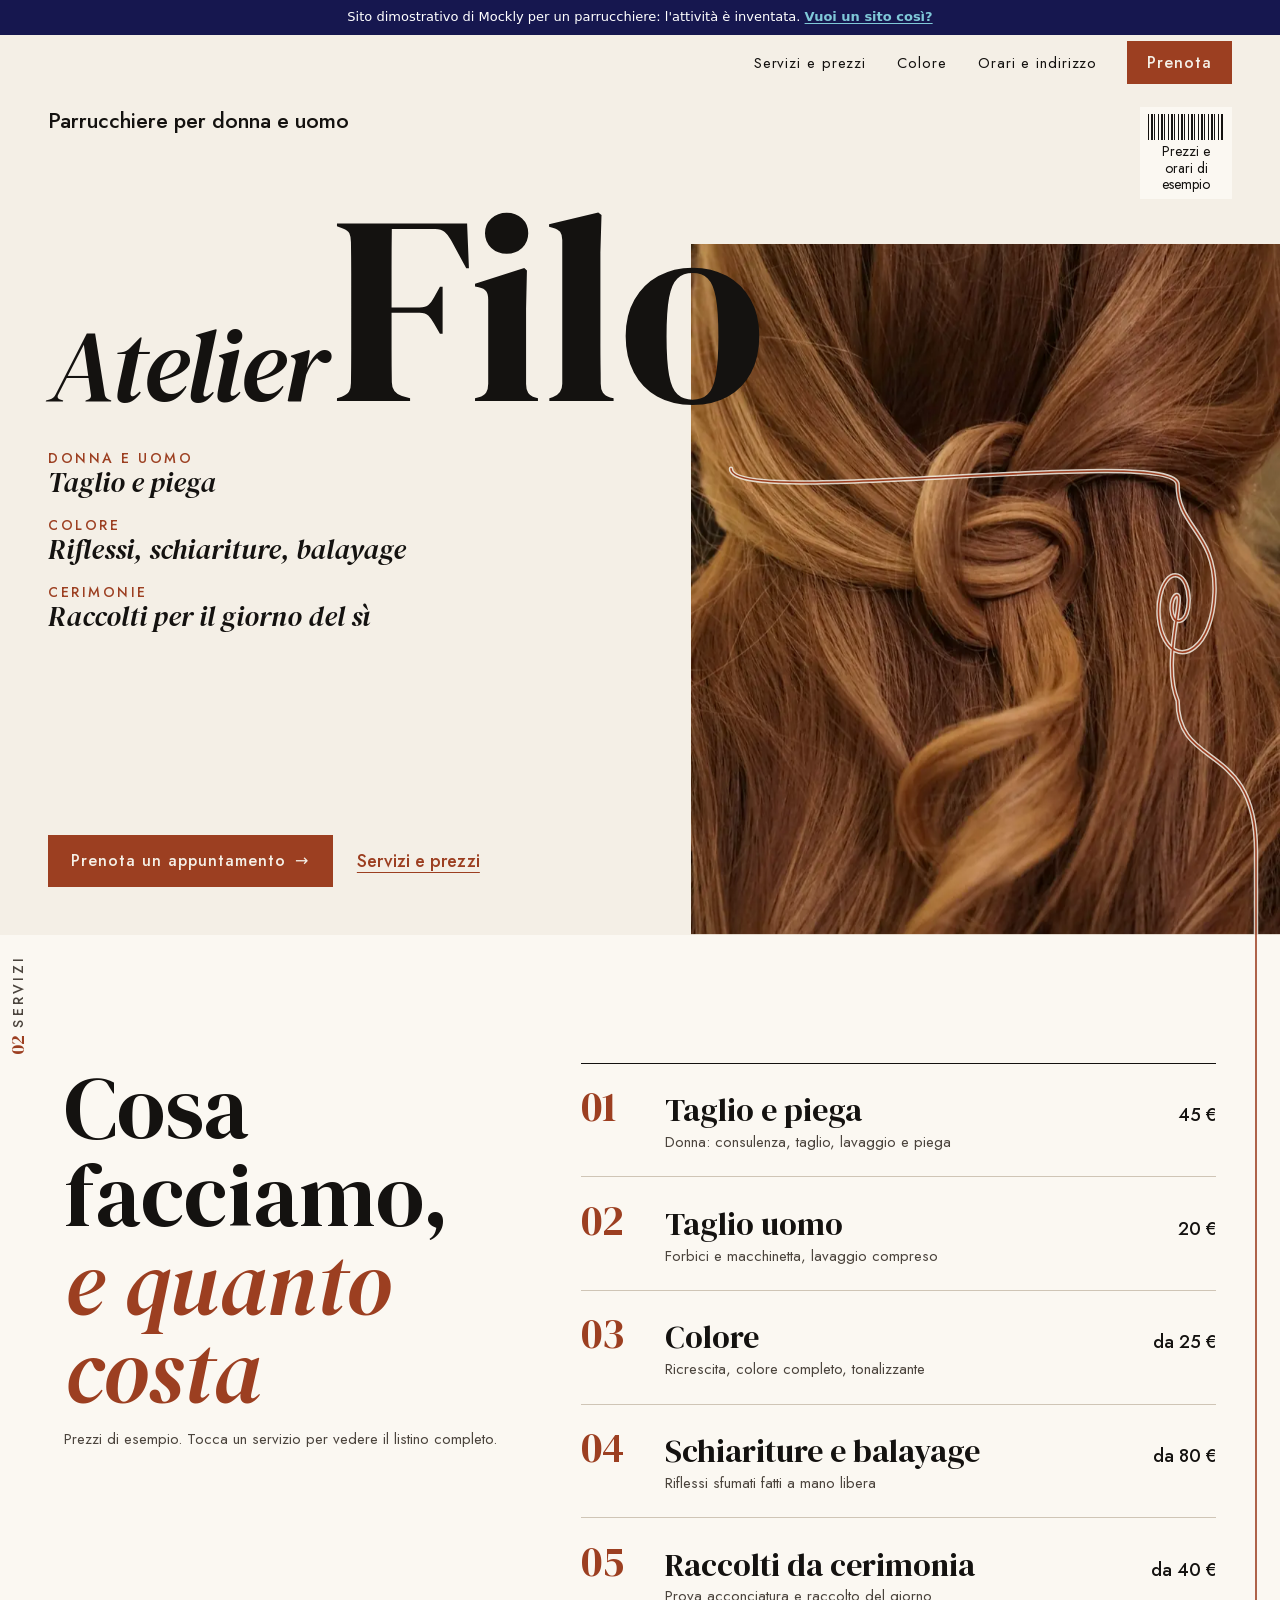
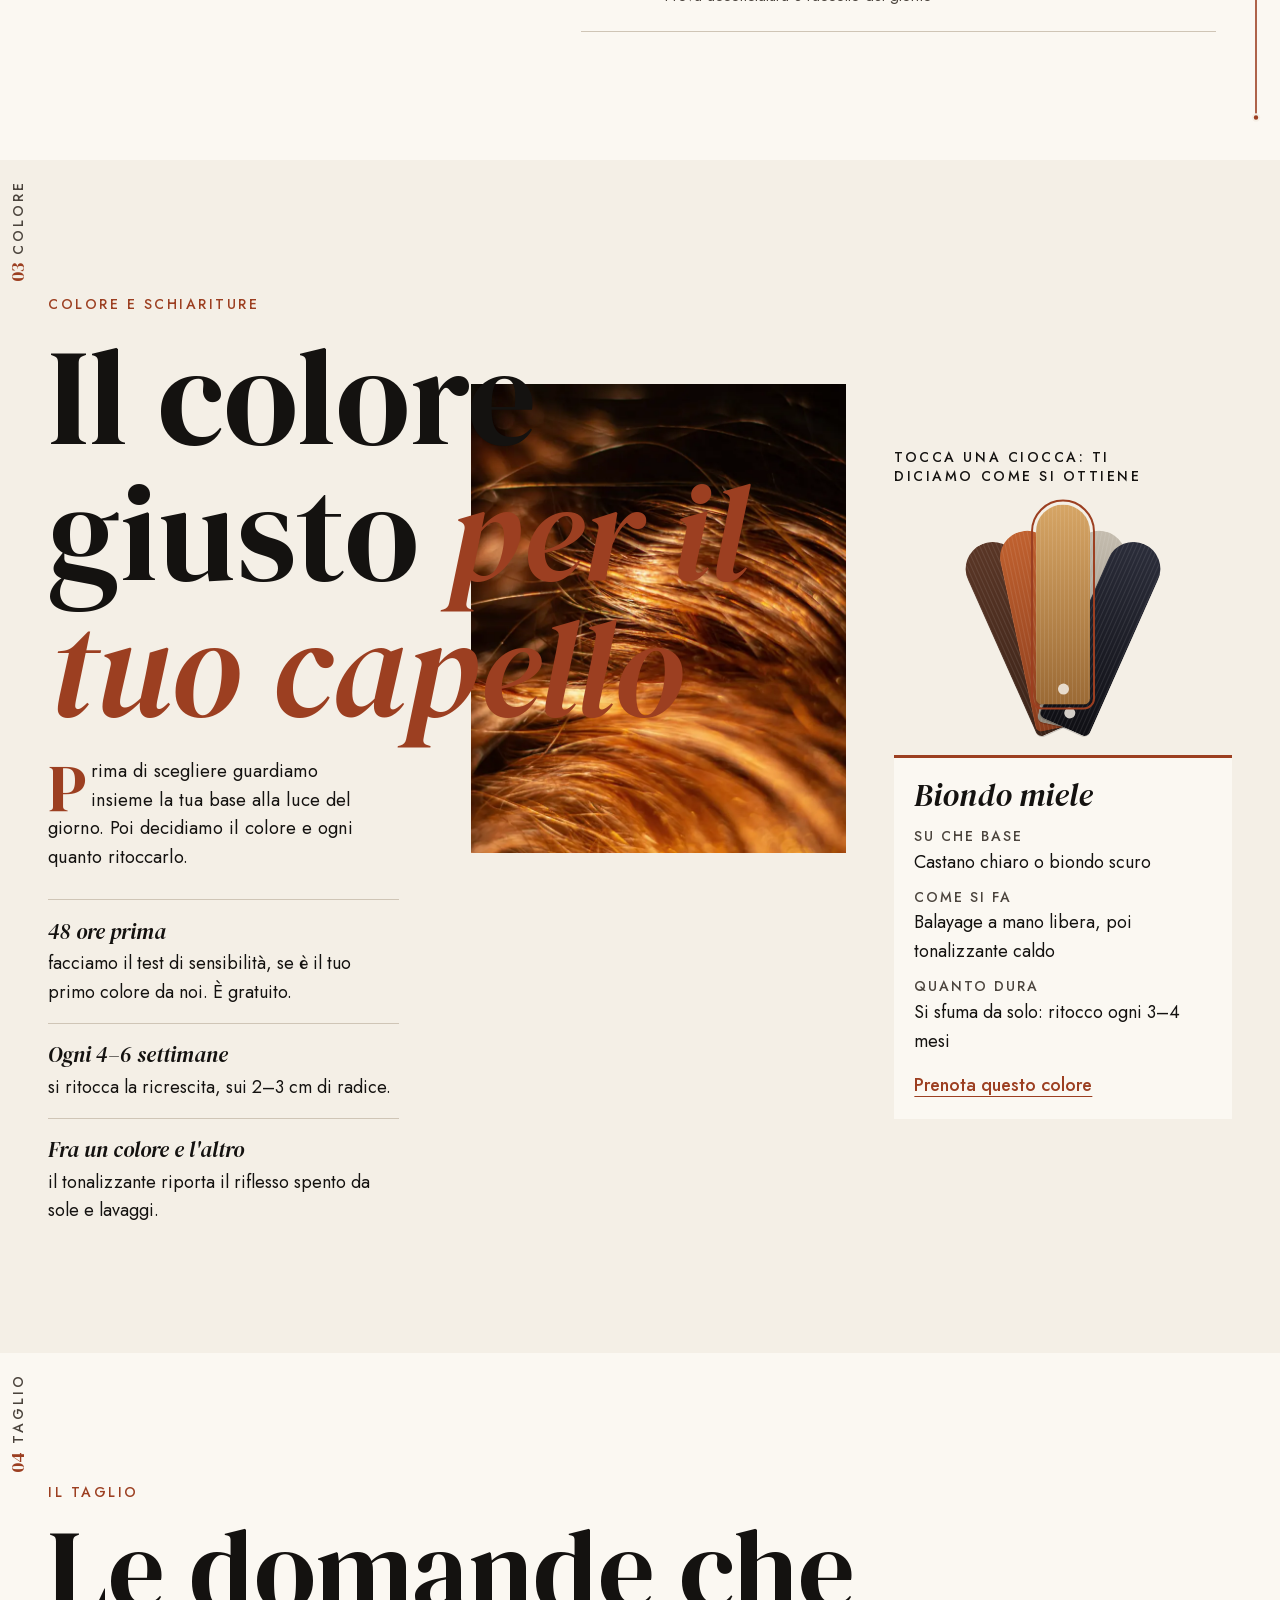
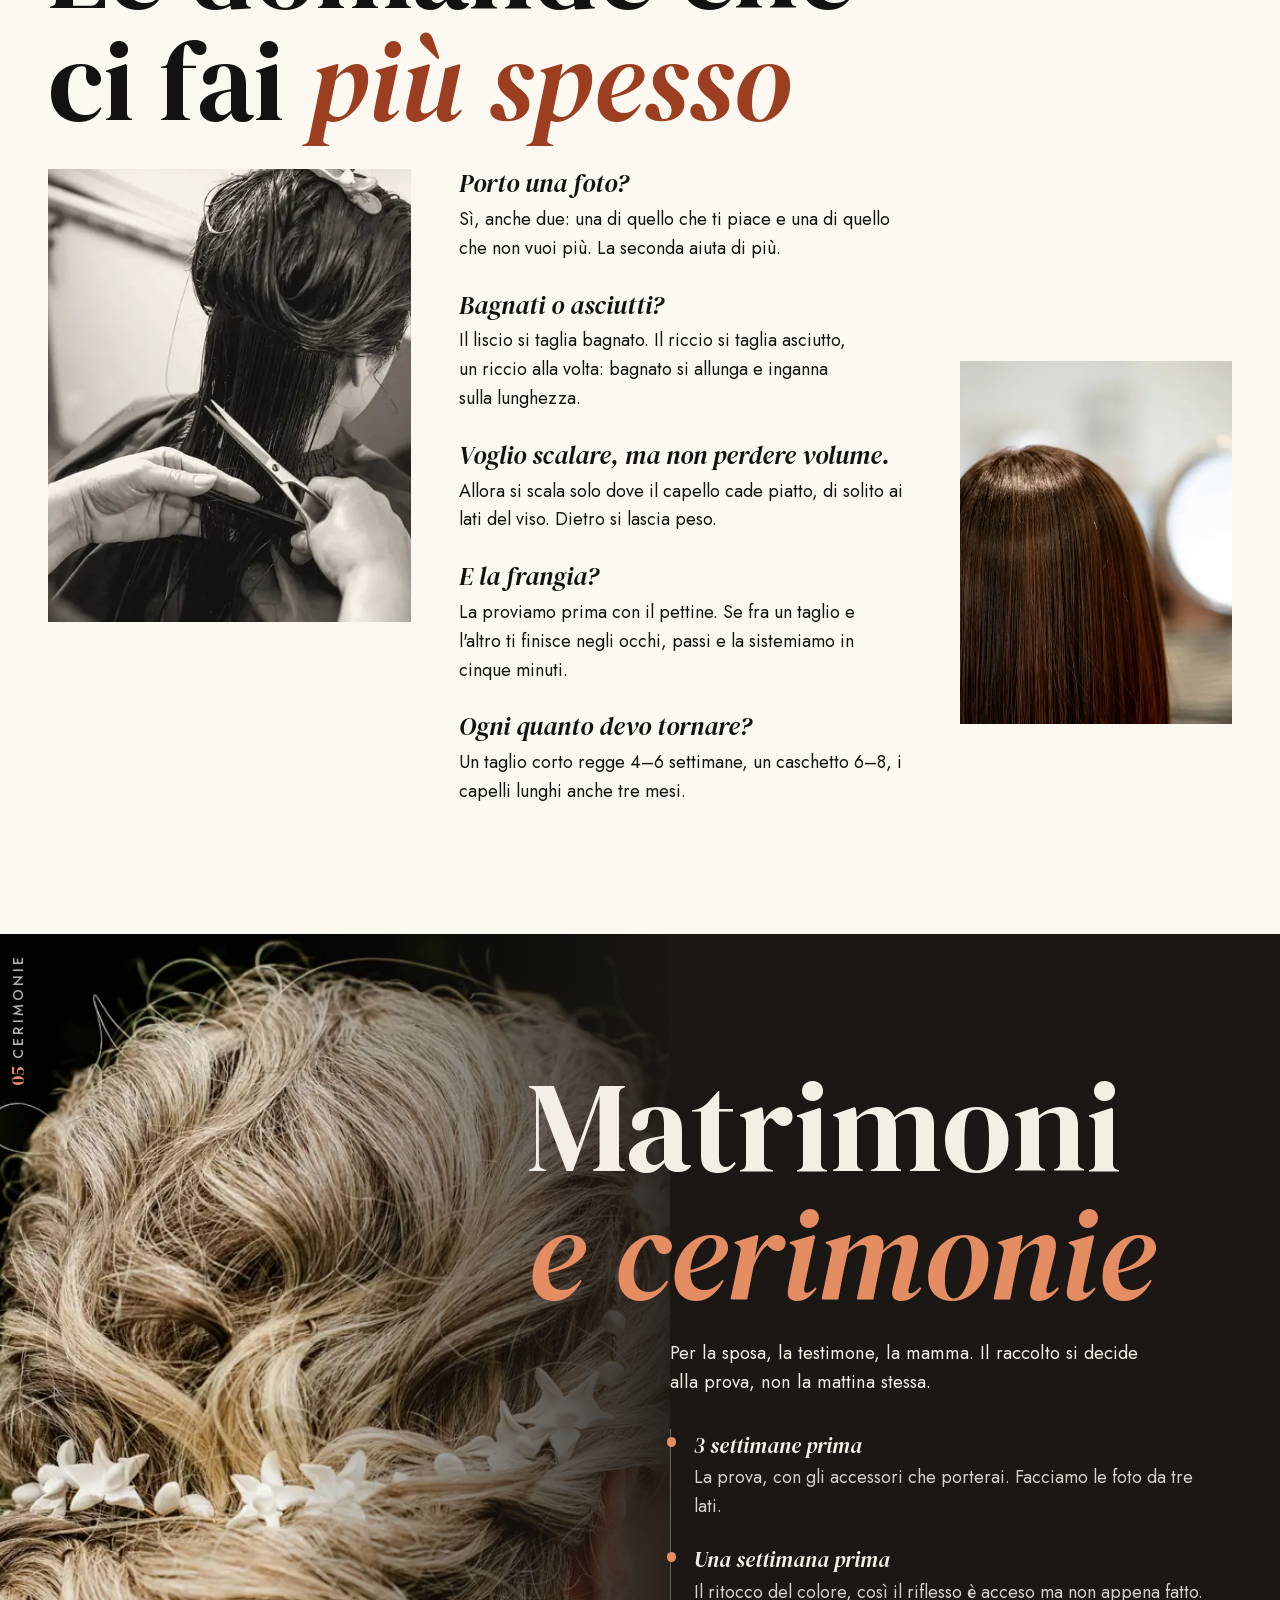
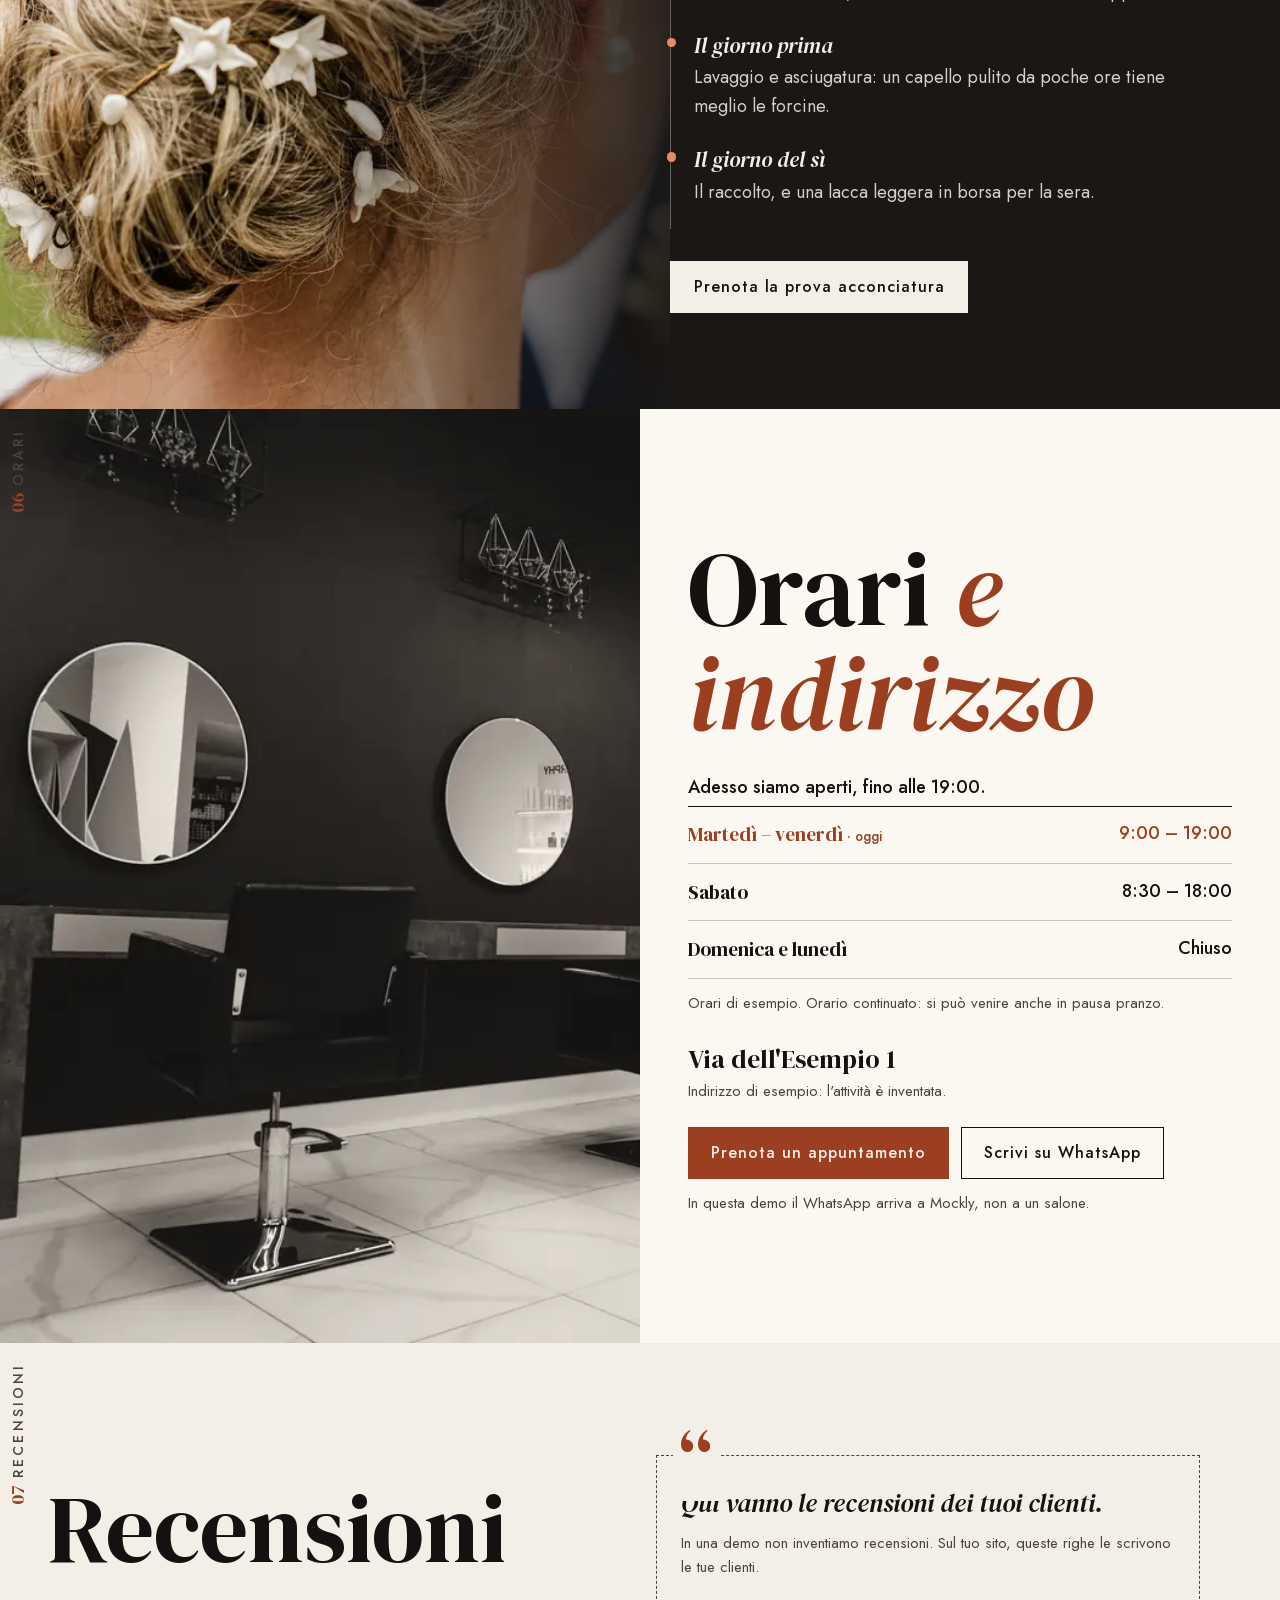
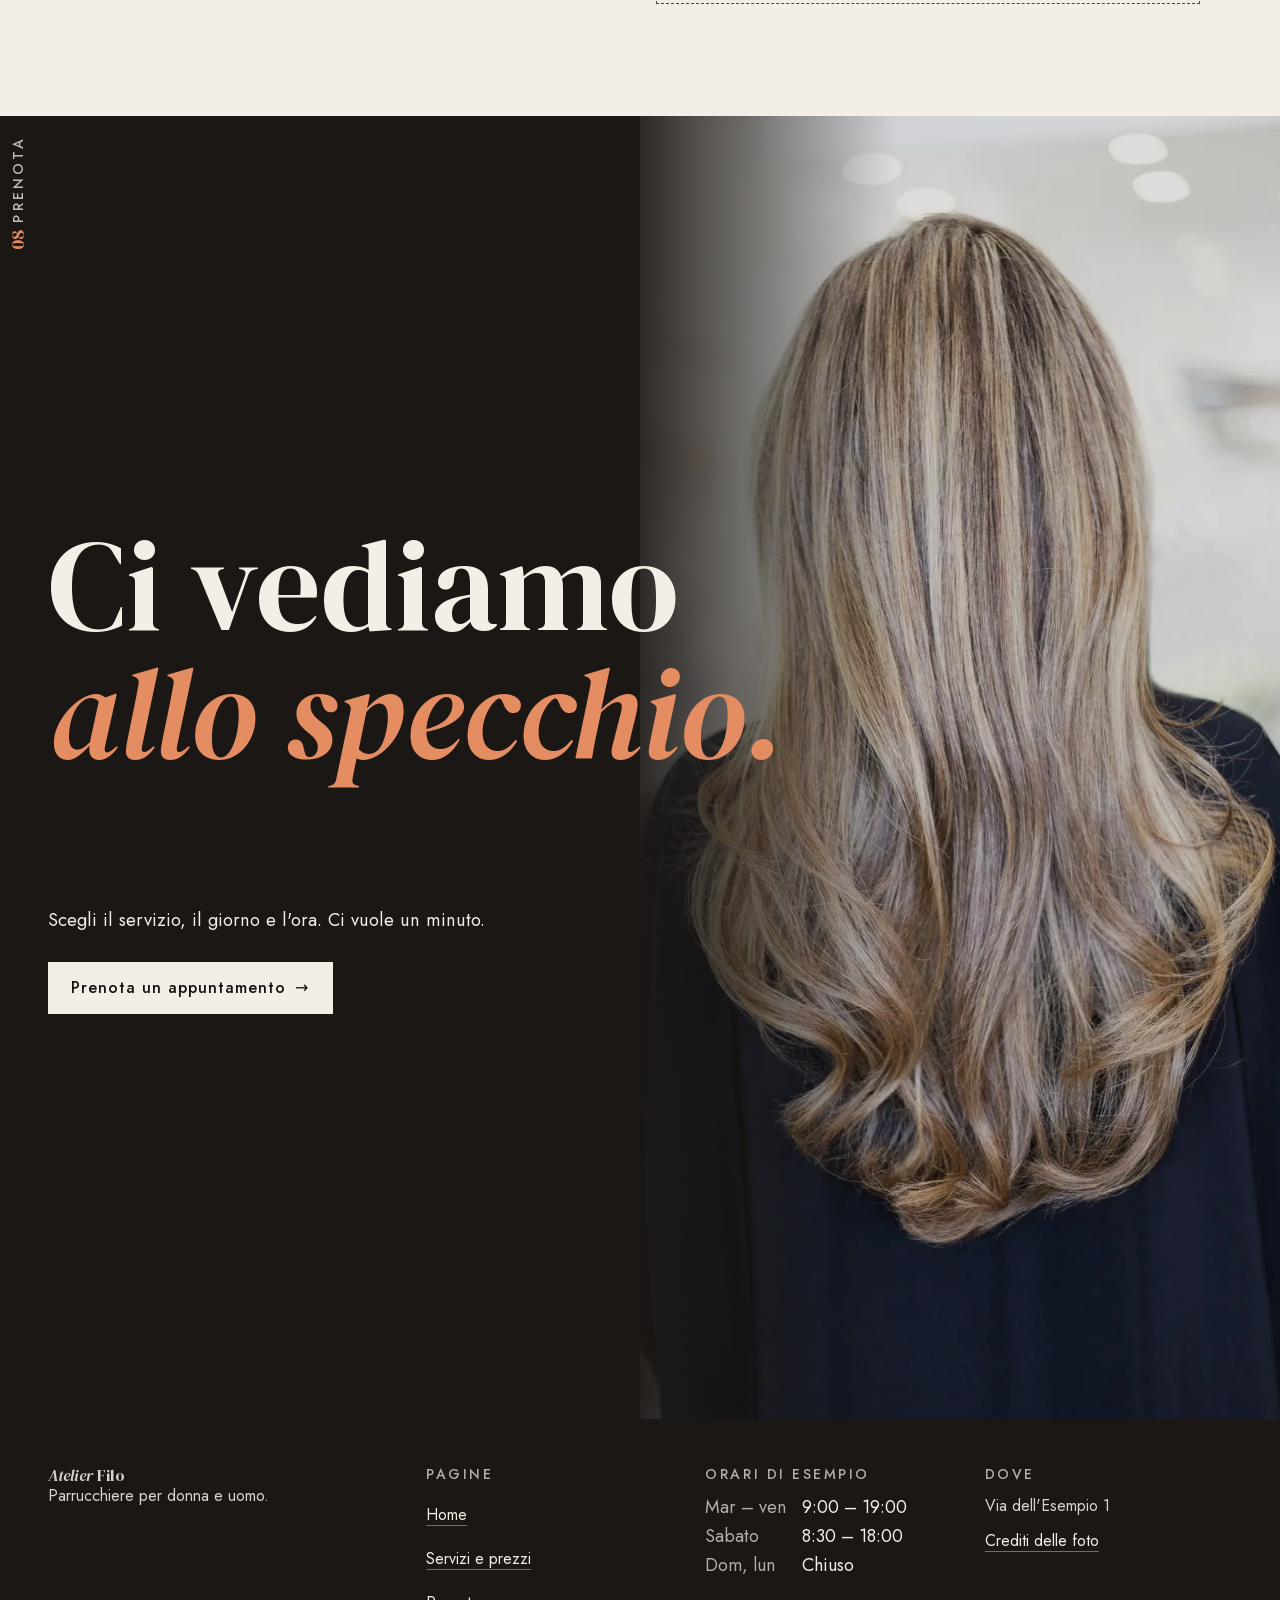
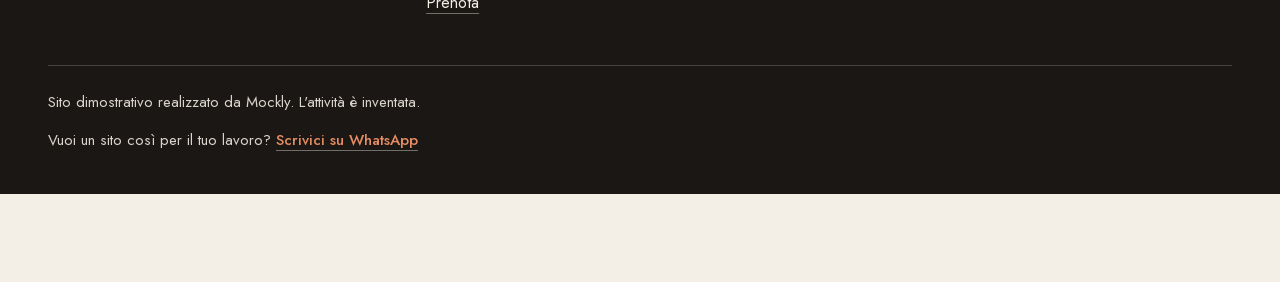
<file: index.html>
<!doctype html>
<html lang="it">
<head>
  <meta charset="utf-8">
  <meta name="viewport" content="width=device-width, initial-scale=1, viewport-fit=cover">
  <title>Atelier Filo — Parrucchiere per donna e uomo (sito dimostrativo)</title>
  <meta name="description" content="Atelier Filo, parrucchiere per donna e uomo: taglio, colore, balayage e raccolti da cerimonia. Prezzi e prenotazione in tre passi. Sito dimostrativo di Mockly: l'attività è inventata.">
  <meta name="theme-color" content="#f4efe6">
  <meta property="og:type" content="website">
  <meta property="og:locale" content="it_IT">
  <meta property="og:site_name" content="Atelier Filo (demo Mockly)">
  <meta property="og:title" content="Atelier Filo — Parrucchiere per donna e uomo (sito dimostrativo)">
  <meta property="og:description" content="Atelier Filo, parrucchiere per donna e uomo: taglio, colore, balayage e raccolti da cerimonia. Prezzi e prenotazione in tre passi. Sito dimostrativo di Mockly: l'attività è inventata.">
  <meta property="og:image" content="https://mockly-website.github.io/Atelier-Filo/assets/img/anteprima-social.jpg">
  <meta property="og:image:width" content="1200">
  <meta property="og:image:height" content="630">
  <meta property="og:image:alt" content="Atelier Filo, parrucchiere: la scritta del salone accanto a una treccia ramata">
  <meta name="twitter:card" content="summary_large_image">
  <link rel="icon" href="assets/img/favicon.svg" type="image/svg+xml">
  <link rel="icon" href="assets/img/favicon-32.png" type="image/png" sizes="32x32">
  <link rel="apple-touch-icon" href="assets/img/apple-touch-icon.png">
  <link rel="manifest" href="site.webmanifest">
  <link rel="preload" href="assets/fonts/dm-serif-display-normal.woff2" as="font" type="font/woff2" crossorigin>
  <link rel="preload" as="image" href="assets/img/copertina-800.webp" imagesrcset="assets/img/copertina-480.webp 480w, assets/img/copertina-800.webp 800w, assets/img/copertina-1200.webp 1200w, assets/img/copertina-1600.webp 1600w" imagesizes="(min-width: 64em) 46vw, 100vw">
  <link rel="stylesheet" href="assets/css/style.css?v=14">
  <link rel="stylesheet" href="assets/css/home.css?v=14">
  <script>document.documentElement.classList.add('js')</script>
</head>
<body class="page-home has-dock">
<!-- Striscia Mockly: dice che questo è un sito dimostrativo -->
<div class="mockly-demo-bar" role="note"><p>Sito dimostrativo di Mockly per un parrucchiere: l'attività è inventata. <a href="https://mockly.it/">Vuoi un sito così?</a></p></div>
<script>(function(){var b=document.currentScript.previousElementSibling,h=[];function pad(){var c=getComputedStyle(document.body),t=parseFloat(c.paddingTop)||0;b.style.margin="-"+t+"px -"+(parseFloat(c.paddingRight)||0)+"px "+t+"px -"+(parseFloat(c.paddingLeft)||0)+"px";}function find(){pad();h=[].filter.call(document.body.querySelectorAll("*"),function(e){if(e===b||b.contains(e))return false;if(e.hasAttribute("data-mockly-bar"))return true;var s=getComputedStyle(e);if(s.position!=="fixed"||s.top!=="0px")return false;var r=e.getBoundingClientRect();if(r.height>20&&r.height<innerHeight*.5&&r.width>innerWidth*.5){e.setAttribute("data-mockly-bar","");return true;}return false;});move();}function move(){var t=Math.max(0,b.offsetHeight-scrollY)+"px";h.forEach(function(e){e.style.top=t;});}addEventListener("load",find);addEventListener("resize",find);addEventListener("scroll",move,{passive:true});if(document.readyState!=="loading")find();else document.addEventListener("DOMContentLoaded",find);})();</script>
<style>.mockly-demo-bar{position:relative;z-index:1;margin:0;padding:8px 16px;background:#16174F;color:#fff;font:500 13px/1.45 system-ui,-apple-system,"Segoe UI",Roboto,sans-serif;text-align:center;letter-spacing:0}.mockly-demo-bar p{margin:0;color:inherit;font:inherit}.mockly-demo-bar a{color:#7FC8D8;font-weight:600;text-decoration:underline;text-underline-offset:2px}.mockly-demo-bar a:focus-visible{outline:2px solid #7FC8D8;outline-offset:2px}</style>
  <a class="skip" href="#contenuto">Vai al contenuto</a>

  <header class="mast mast--cover" data-mast>
    <a class="mast__name" href="index.html" aria-label="Atelier Filo, vai alla home">Atelier <span>Filo</span></a>
    <nav class="mast__nav" aria-label="Principale">
      <a href="servizi.html">Servizi e prezzi</a>
      <a href="index.html#colore">Colore</a>
      <a href="index.html#orari">Orari e indirizzo</a>
    </nav>
    <a class="btn btn--copper mast__book" href="prenota.html">Prenota</a>
    <button class="mast__menu" type="button" aria-expanded="false" aria-controls="menu" data-menu-open>
      Menu <span class="mast__menu-lines" aria-hidden="true"></span>
    </button>
  </header>

  <div class="index" id="menu" role="dialog" aria-modal="true" aria-label="Menu" data-menu>
    <div class="index__veil" data-menu-close></div>
    <div class="index__sheet">
      <div class="index__top">
        <span class="kicker">Menu</span>
        <button class="index__close" type="button" aria-label="Chiudi il menu" data-menu-close>&times;</button>
      </div>
      <ol class="index__list">
        <li><a href="index.html" aria-current="page"><span class="index__num">01</span><span class="index__label">Home</span></a></li>
        <li><a href="servizi.html"><span class="index__num">02</span><span class="index__label">Servizi e prezzi</span></a></li>
        <li><a href="index.html#colore"><span class="index__num">03</span><span class="index__label">Colore</span></a></li>
        <li><a href="index.html#cerimonie"><span class="index__num">04</span><span class="index__label">Cerimonie</span></a></li>
        <li><a href="index.html#orari"><span class="index__num">05</span><span class="index__label">Orari e indirizzo</span></a></li>
        <li><a href="prenota.html"><span class="index__num">06</span><span class="index__label">Prenota</span></a></li>
      </ol>
      <div class="index__foot">
        <a class="btn btn--copper" href="prenota.html">Prenota un appuntamento <span class="btn__arrow" aria-hidden="true">→</span></a>
        <p>Martedì–venerdì 9–19, sabato 8:30–18 (orari di esempio).</p>
      </div>
    </div>
  </div>

  <main id="contenuto">

    <!-- Copertina -->
    <section class="cover" aria-labelledby="titolo">
      <p class="cover__tag" data-cover-in>Parrucchiere per donna e uomo</p>
      <h1 class="cover__mast" id="titolo">
        <span class="cover__pre" data-cover-in>Atelier</span>
        <span class="cover__name" data-cover-in>Fil<span class="cover__o">o<span class="cover__start" data-hair-start></span></span></span>
      </h1>
      <figure class="cover__photo" data-hair-halo>
        <img src="assets/img/copertina-800.webp" srcset="assets/img/copertina-480.webp 480w, assets/img/copertina-800.webp 800w, assets/img/copertina-1200.webp 1200w, assets/img/copertina-1600.webp 1600w" sizes="(min-width: 64em) 46vw, 100vw" width="1600" height="2616" fetchpriority="high" alt="Capelli ramati lunghi visti da dietro, raccolti in un nodo morbido con un ricciolo che scende">
      </figure>
      <ul class="cover__lines">
        <li data-cover-in><a href="servizi.html?filtro=donna"><span>Donna e uomo</span> Taglio e piega</a></li>
        <li data-cover-in><a href="#colore"><span>Colore</span> Riflessi, schiariture, balayage</a></li>
        <li data-cover-in><a href="#cerimonie"><span>Cerimonie</span> Raccolti per il giorno del sì</a></li>
      </ul>
      <div class="cover__cta" data-cover-in>
        <a class="btn btn--copper" href="prenota.html">Prenota un appuntamento <span class="btn__arrow" aria-hidden="true">→</span></a>
        <a class="text-link" href="servizi.html">Servizi e prezzi</a>
      </div>
      <p class="cover__barcode">
        <span class="cover__bars" aria-hidden="true"></span>
        <span>Prezzi e orari di esempio</span>
      </p>
      <div class="glyph glyph--cover" data-hair="ricciolo" aria-hidden="true"></div>
    </section>

    <!-- Servizi in breve -->
    <section class="contents" aria-labelledby="servizi-titolo">
      <p class="folio" aria-hidden="true"><b>02</b> Servizi</p>
      <div class="contents__inner">
        <div>
          <h2 class="contents__title rise" id="servizi-titolo">Cosa facciamo, <em>e quanto costa</em></h2>
          <p class="note rise">Prezzi di esempio. Tocca un servizio per vedere il listino completo.</p>
        </div>
        <ol class="contents__list">
          <li class="rise"><a href="servizi.html?filtro=donna"><span class="contents__num">01</span><span class="contents__name">Taglio e piega</span><span class="contents__price">45 €</span><span class="contents__desc">Donna: consulenza, taglio, lavaggio e piega</span></a></li>
          <li class="rise" data-delay="1"><a href="servizi.html?filtro=uomo"><span class="contents__num">02</span><span class="contents__name">Taglio uomo</span><span class="contents__price">20 €</span><span class="contents__desc">Forbici e macchinetta, lavaggio compreso</span></a></li>
          <li class="rise" data-delay="2"><a href="servizi.html?filtro=colore"><span class="contents__num">03</span><span class="contents__name">Colore</span><span class="contents__price">da 25 €</span><span class="contents__desc">Ricrescita, colore completo, tonalizzante</span></a></li>
          <li class="rise" data-delay="3"><a href="servizi.html?filtro=colore"><span class="contents__num">04</span><span class="contents__name">Schiariture e balayage</span><span class="contents__price">da 80 €</span><span class="contents__desc">Riflessi sfumati fatti a mano libera</span></a></li>
          <li class="rise" data-delay="3"><a href="servizi.html?filtro=donna"><span class="contents__num">05</span><span class="contents__name">Raccolti da cerimonia</span><span class="contents__price">da 40 €</span><span class="contents__desc">Prova acconciatura e raccolto del giorno</span></a></li>
        </ol>
      </div>
    </section>

    <!-- Colore -->
    <section class="color" id="colore" aria-labelledby="colore-titolo">
      <p class="folio" aria-hidden="true"><b>03</b> Colore</p>
      <figure class="color__photo unveil" data-hair-halo>
        <img src="assets/img/riflesso-800.webp" srcset="assets/img/riflesso-480.webp 480w, assets/img/riflesso-800.webp 800w, assets/img/riflesso-1200.webp 1200w, assets/img/riflesso-1600.webp 1600w" sizes="(min-width: 64em) 40vw, 82vw" width="1600" height="1920" loading="lazy" alt="Primo piano di capelli castani con riflessi rame accesi dalla luce">
      </figure>
      <div class="color__text">
        <p class="kicker rise">Colore e schiariture</p>
        <h2 class="color__title rise" id="colore-titolo">Il colore giusto <em>per il tuo capello</em></h2>
        <p class="color__lead rise">Prima di scegliere guardiamo insieme la tua base alla luce del giorno. Poi decidiamo il colore e ogni quanto ritoccarlo.</p>
        <ul class="color__facts">
          <li class="rise"><strong>48 ore prima</strong> facciamo il test di sensibilità, se è il tuo primo colore da noi. È gratuito.</li>
          <li class="rise" data-delay="1"><strong>Ogni 4–6 settimane</strong> si ritocca la ricrescita, sui 2–3 cm di radice.</li>
          <li class="rise" data-delay="2"><strong>Fra un colore e l'altro</strong> il tonalizzante riporta il riflesso spento da sole e lavaggi.</li>
        </ul>
      </div>

      <div class="fan-block">
        <h3 class="fan-block__title rise">Tocca una ciocca: ti diciamo come si ottiene</h3>
        <div class="fan" role="group" aria-label="Cartella colori" data-fan>
          <button class="fan__strand" type="button" aria-pressed="false" data-tone="cioccolato" style="--tone-a:#3a2318;--tone-b:#5a3626;--r:-24deg"><span class="visually-hidden">Castano cioccolato</span></button>
          <button class="fan__strand" type="button" aria-pressed="false" data-tone="rame" style="--tone-a:#8a3c1c;--tone-b:#c0612f;--r:-12deg"><span class="visually-hidden">Rame</span></button>
          <button class="fan__strand" type="button" aria-pressed="true" data-tone="miele" style="--tone-a:#9b6a35;--tone-b:#d6a565;--r:0deg"><span class="visually-hidden">Biondo miele</span></button>
          <button class="fan__strand" type="button" aria-pressed="false" data-tone="cenere" style="--tone-a:#8d8579;--tone-b:#c4bcae;--r:12deg"><span class="visually-hidden">Biondo cenere</span></button>
          <button class="fan__strand" type="button" aria-pressed="false" data-tone="corvino" style="--tone-a:#0f0f14;--tone-b:#2b2d3a;--r:24deg"><span class="visually-hidden">Nero blu</span></button>
        </div>
        <div class="fan__card" aria-live="polite" data-fan-card>
          <p class="fan__name">Biondo miele</p>
          <dl class="fan__meta">
            <div><dt>Su che base</dt><dd>Castano chiaro o biondo scuro</dd></div>
            <div><dt>Come si fa</dt><dd>Balayage a mano libera, poi tonalizzante caldo</dd></div>
            <div><dt>Quanto dura</dt><dd>Si sfuma da solo: ritocco ogni 3–4 mesi</dd></div>
          </dl>
          <a class="text-link" href="prenota.html?servizio=balayage">Prenota questo colore</a>
        </div>
      </div>
    </section>

    <!-- Taglio -->
    <section class="cut" id="taglio" aria-labelledby="taglio-titolo">
      <p class="folio" aria-hidden="true"><b>04</b> Taglio</p>
      <header class="cut__head">
        <p class="kicker rise">Il taglio</p>
        <h2 class="cut__title rise" id="taglio-titolo">Le domande che ci fai <em>più spesso</em></h2>
      </header>
      <figure class="cut__photo unveil" data-hair-halo>
        <img src="assets/img/taglio-800.webp" srcset="assets/img/taglio-480.webp 480w, assets/img/taglio-800.webp 800w, assets/img/taglio-1200.webp 1200w, assets/img/taglio-1600.webp 1600w" sizes="(min-width: 64em) 34vw, 100vw" width="1600" height="2000" loading="lazy" alt="In bianco e nero: mani che tagliano una ciocca di capelli bagnati con le forbici">
      </figure>
      <div class="cut__qa">
        <div class="qa rise">
          <p class="qa__q">Porto una foto?</p>
          <p class="qa__a">Sì, anche due: una di quello che ti piace e una di quello che non vuoi più. La seconda aiuta di più.</p>
        </div>
        <div class="qa rise">
          <p class="qa__q">Bagnati o asciutti?</p>
          <p class="qa__a">Il liscio si taglia bagnato. Il riccio si taglia asciutto, un riccio alla volta: bagnato si allunga e inganna sulla lunghezza.</p>
        </div>
        <div class="qa rise">
          <p class="qa__q">Voglio scalare, ma non perdere volume.</p>
          <p class="qa__a">Allora si scala solo dove il capello cade piatto, di solito ai lati del viso. Dietro si lascia peso.</p>
        </div>
        <div class="qa rise">
          <p class="qa__q">E la frangia?</p>
          <p class="qa__a">La proviamo prima con il pettine. Se fra un taglio e l'altro ti finisce negli occhi, passi e la sistemiamo in cinque minuti.</p>
        </div>
        <div class="qa rise">
          <p class="qa__q">Ogni quanto devo tornare?</p>
          <p class="qa__a">Un taglio corto regge 4–6 settimane, un caschetto 6–8, i capelli lunghi anche tre mesi.</p>
        </div>
      </div>
      <figure class="cut__inset unveil" data-hair-halo>
        <img src="assets/img/bob-800.webp" srcset="assets/img/bob-480.webp 480w, assets/img/bob-800.webp 800w" sizes="(min-width: 64em) 18vw, 62vw" width="1600" height="2077" loading="lazy" alt="Caschetto castano liscio visto da dietro, con la linea delle punte netta">
      </figure>
      <div class="glyph glyph--cut" data-hair="forbici" aria-hidden="true"></div>
    </section>

    <!-- Cerimonie -->
    <section class="ceremony on-dark" id="cerimonie" aria-labelledby="cerimonie-titolo">
      <p class="folio" aria-hidden="true"><b>05</b> Cerimonie</p>
      <figure class="ceremony__photo">
        <img src="assets/img/raccolto-800.webp" srcset="assets/img/raccolto-480.webp 480w, assets/img/raccolto-800.webp 800w, assets/img/raccolto-1200.webp 1200w, assets/img/raccolto-1600.webp 1600w" sizes="(min-width: 64em) 55vw, 100vw" width="1600" height="1963" loading="lazy" alt="Raccolto morbido biondo con piccoli fiori bianchi e perle fra le ciocche, visto da dietro">
      </figure>
      <div class="ceremony__body">
        <h2 class="ceremony__title rise" id="cerimonie-titolo">Matrimoni <em>e cerimonie</em></h2>
        <p class="ceremony__lead rise">Per la sposa, la testimone, la mamma. Il raccolto si decide alla prova, non la mattina stessa.</p>
        <ol class="timeline">
          <li class="rise"><span class="timeline__when">3 settimane prima</span><span class="timeline__what">La prova, con gli accessori che porterai. Facciamo le foto da tre lati.</span></li>
          <li class="rise" data-delay="1"><span class="timeline__when">Una settimana prima</span><span class="timeline__what">Il ritocco del colore, così il riflesso è acceso ma non appena fatto.</span></li>
          <li class="rise" data-delay="2"><span class="timeline__when">Il giorno prima</span><span class="timeline__what">Lavaggio e asciugatura: un capello pulito da poche ore tiene meglio le forcine.</span></li>
          <li class="rise" data-delay="3"><span class="timeline__when">Il giorno del sì</span><span class="timeline__what">Il raccolto, e una lacca leggera in borsa per la sera.</span></li>
        </ol>
        <a class="btn btn--light rise" href="prenota.html?servizio=prova-raccolto">Prenota la prova acconciatura</a>
      </div>
      <div class="glyph glyph--ceremony" data-hair="onda" aria-hidden="true"></div>
    </section>

    <!-- Orari e indirizzo -->
    <section class="salon" id="orari" aria-labelledby="salone-titolo">
      <p class="folio" aria-hidden="true"><b>06</b> Orari</p>
      <figure class="salon__photo unveil" data-hair-halo>
        <img src="assets/img/salone-800.webp" srcset="assets/img/salone-480.webp 480w, assets/img/salone-800.webp 800w, assets/img/salone-1200.webp 1200w, assets/img/salone-1600.webp 1600w" sizes="(min-width: 64em) 48vw, 100vw" width="1600" height="1536" loading="lazy" alt="In bianco e nero: tre poltrone da parrucchiere davanti a specchi tondi su una parete scura">
      </figure>
      <div class="salon__text">
        <h2 class="salon__title rise" id="salone-titolo">Orari <em>e indirizzo</em></h2>
        <p class="hours__today" data-hours-today hidden></p>
        <dl class="hours" data-hours>
          <div data-day="2 3 4 5"><dt>Martedì – venerdì</dt><dd>9:00 – 19:00</dd></div>
          <div data-day="6"><dt>Sabato</dt><dd>8:30 – 18:00</dd></div>
          <div data-day="0 1"><dt>Domenica e lunedì</dt><dd>Chiuso</dd></div>
        </dl>
        <p class="note">Orari di esempio. Orario continuato: si può venire anche in pausa pranzo.</p>
        <address class="salon__address">
          <span>Via dell'Esempio 1</span>
          <span class="note">Indirizzo di esempio: l'attività è inventata.</span>
        </address>
        <div class="salon__actions">
          <a class="btn btn--copper" href="prenota.html">Prenota un appuntamento</a>
          <a class="btn btn--ghost" href="https://wa.me/393517578080?text=Ciao%2C%20sto%20guardando%20la%20demo%20Atelier%20Filo%20di%20Mockly%20e%20ho%20una%20domanda." target="_blank" rel="noopener">Scrivi su WhatsApp</a>
        </div>
        <p class="note">In questa demo il WhatsApp arriva a Mockly, non a un salone.</p>
      </div>
    </section>

    <!-- Recensioni -->
    <section class="letters" aria-labelledby="recensioni-titolo">
      <p class="folio" aria-hidden="true"><b>07</b> Recensioni</p>
      <h2 class="letters__title rise" id="recensioni-titolo">Recensioni</h2>
      <div class="letters__slot rise">
        <span class="letters__mark" aria-hidden="true">“</span>
        <p>Qui vanno le recensioni dei tuoi clienti.</p>
        <p class="note">In una demo non inventiamo recensioni. Sul tuo sito, queste righe le scrivono le tue clienti.</p>
      </div>
    </section>

    <!-- Finale -->
    <section class="back on-dark" aria-labelledby="finale-titolo">
      <p class="folio" aria-hidden="true"><b>08</b> Prenota</p>
      <figure class="back__photo">
        <img src="assets/img/lunghi-800.webp" srcset="assets/img/lunghi-480.webp 480w, assets/img/lunghi-800.webp 800w, assets/img/lunghi-1200.webp 1200w, assets/img/lunghi-1600.webp 1600w" sizes="(min-width: 64em) 50vw, 100vw" width="1600" height="3257" loading="lazy" alt="Lunghi capelli biondi mossi, appena asciugati, visti da dietro in un salone">
      </figure>
      <div class="back__text">
        <h2 class="back__title rise" id="finale-titolo">Ci vediamo <em>allo specchio.</em></h2>
        <div class="glyph glyph--back" data-hair="firma" aria-hidden="true"></div>
        <p class="back__lead rise">Scegli il servizio, il giorno e l'ora. Ci vuole un minuto.</p>
        <a class="btn btn--light rise" href="prenota.html">Prenota un appuntamento <span class="btn__arrow" aria-hidden="true">→</span></a>
      </div>
    </section>
  </main>

  <footer class="colophon on-dark">
    <div class="colophon__grid">
      <div>
        <p class="colophon__name">Atelier <span>Filo</span></p>
        <p>Parrucchiere per donna e uomo.</p>
      </div>
      <div>
        <h2>Pagine</h2>
        <ul>
          <li><a href="index.html">Home</a></li>
          <li><a href="servizi.html">Servizi e prezzi</a></li>
          <li><a href="prenota.html">Prenota</a></li>
        </ul>
      </div>
      <div>
        <h2>Orari di esempio</h2>
        <dl class="colophon__hours">
          <dt>Mar – ven</dt><dd>9:00 – 19:00</dd>
          <dt>Sabato</dt><dd>8:30 – 18:00</dd>
          <dt>Dom, lun</dt><dd>Chiuso</dd>
        </dl>
      </div>
      <div>
        <h2>Dove</h2>
        <p>Via dell'Esempio 1</p>
        <p><a href="CREDITI.md">Crediti delle foto</a></p>
      </div>
    </div>
    <div class="demo-note">
      <p>Sito dimostrativo realizzato da Mockly. L'attività è inventata.</p>
      <p>Vuoi un sito così per il tuo lavoro? <a href="https://wa.me/393517578080?text=Ciao%20Mockly%2C%20ho%20visto%20la%20demo%20Atelier%20Filo%20e%20vorrei%20un%20sito%20cos%C3%AC%20per%20il%20mio%20lavoro." target="_blank" rel="noopener">Scrivici su WhatsApp</a></p>
    </div>
  </footer>

  <nav class="dock" aria-label="Azioni rapide" data-dock>
    <a class="btn btn--copper" href="prenota.html">Prenota un appuntamento</a>
    <a class="btn btn--ghost" href="servizi.html">Prezzi</a>
  </nav>

  <script src="assets/js/main.js?v=14"></script>
  <script src="assets/js/home.js?v=14"></script>
</body>
</html>
</file>
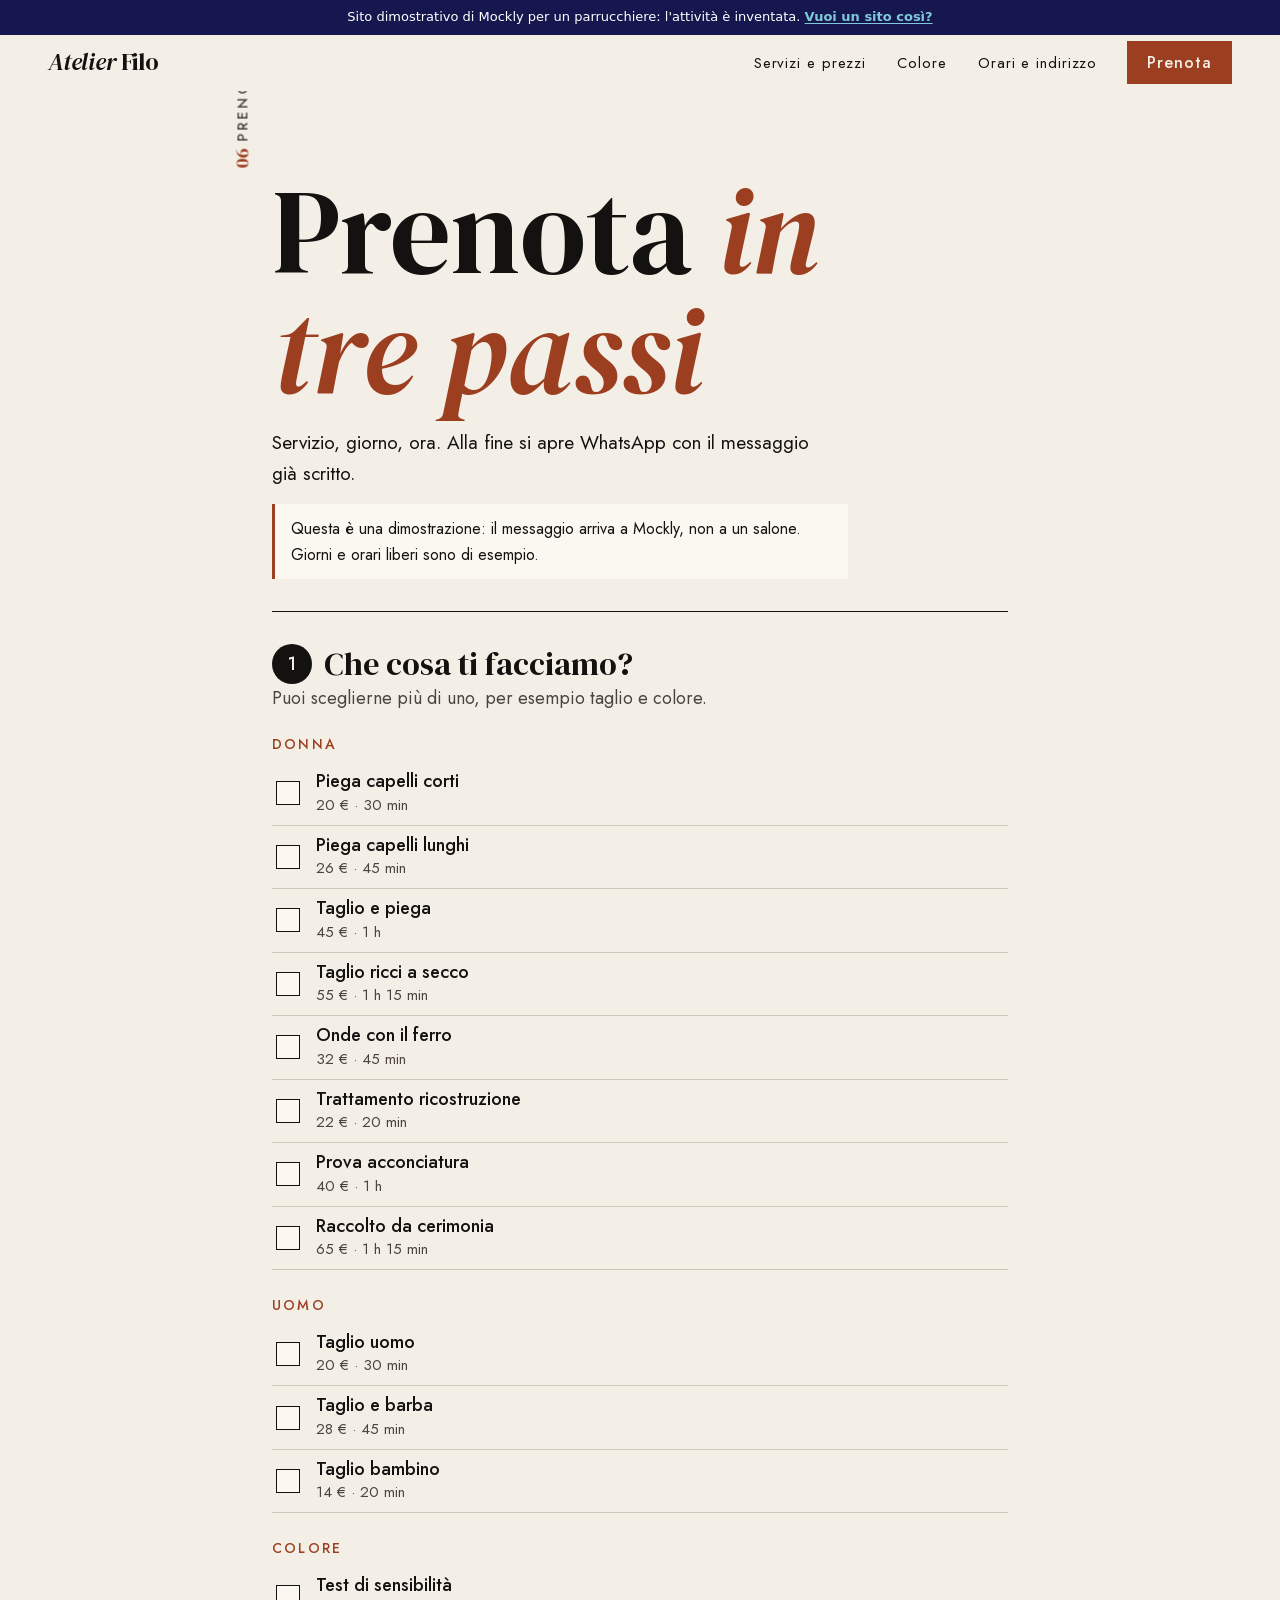
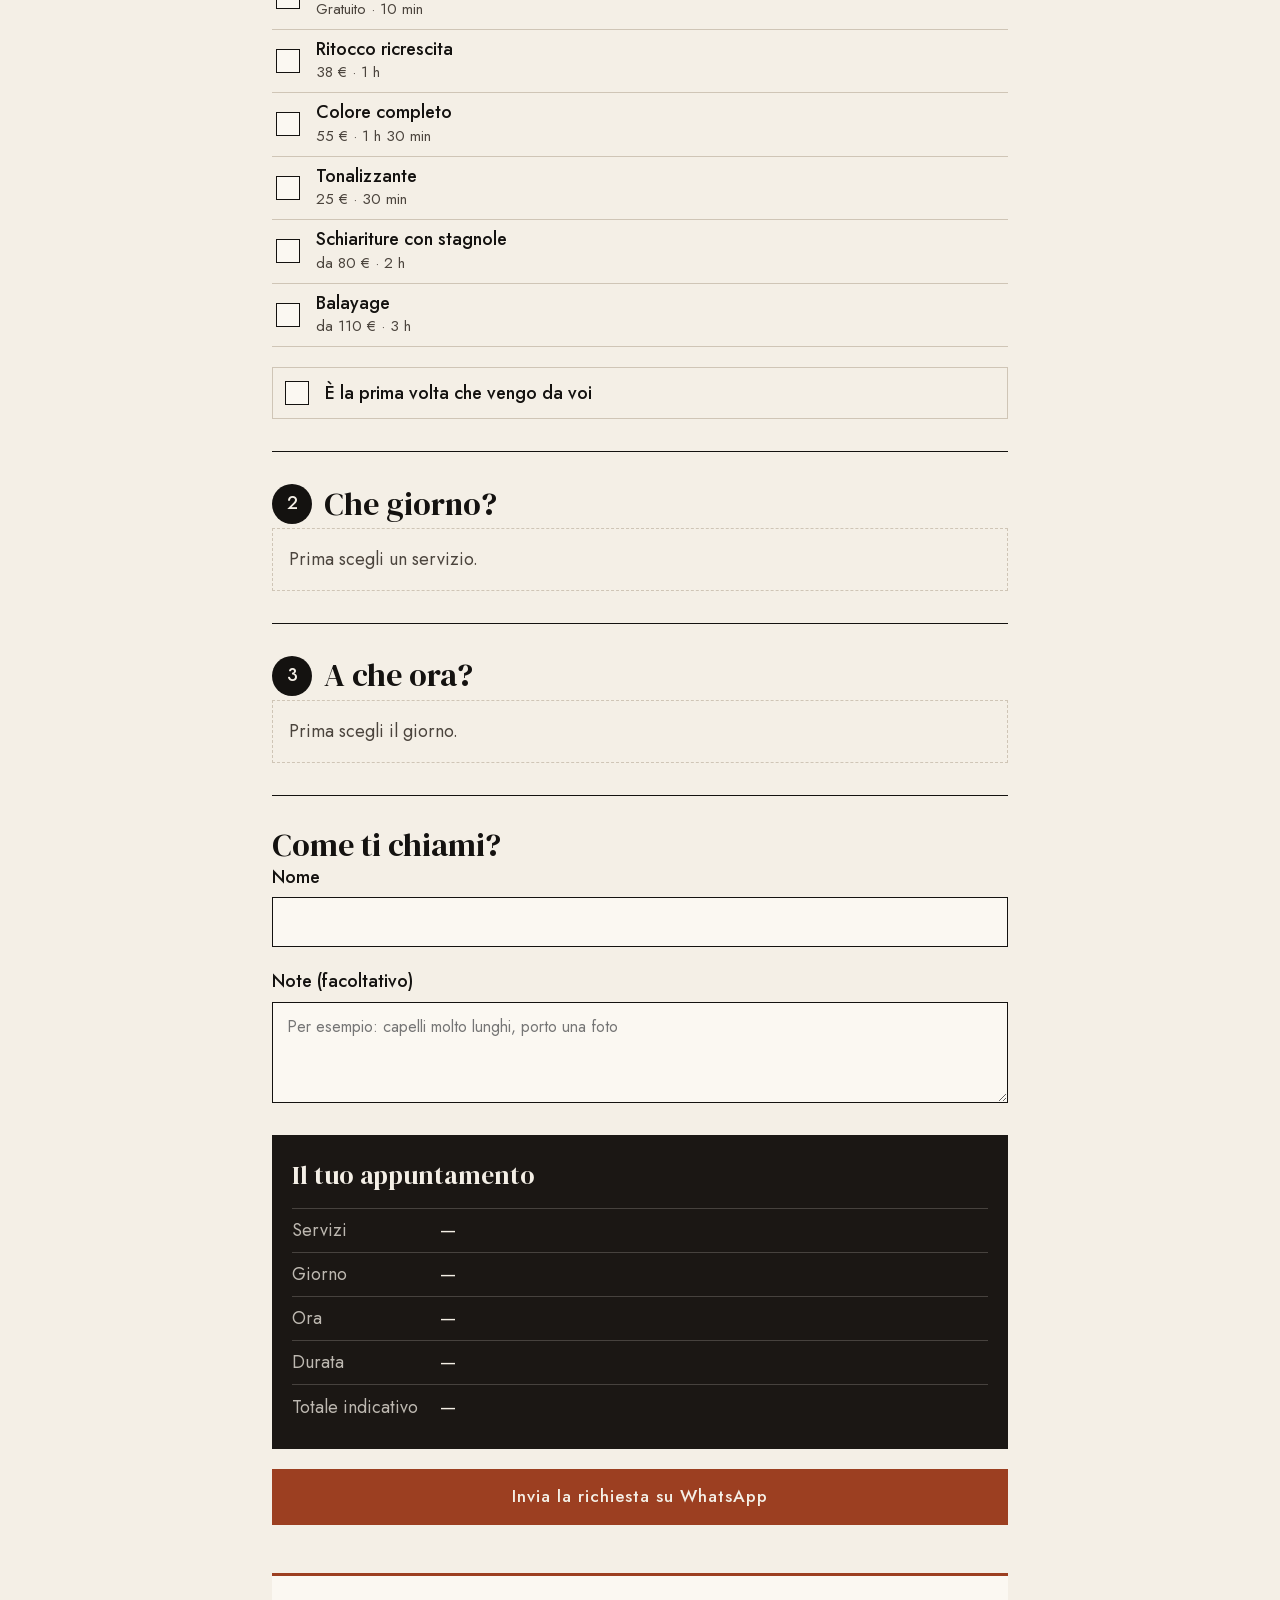
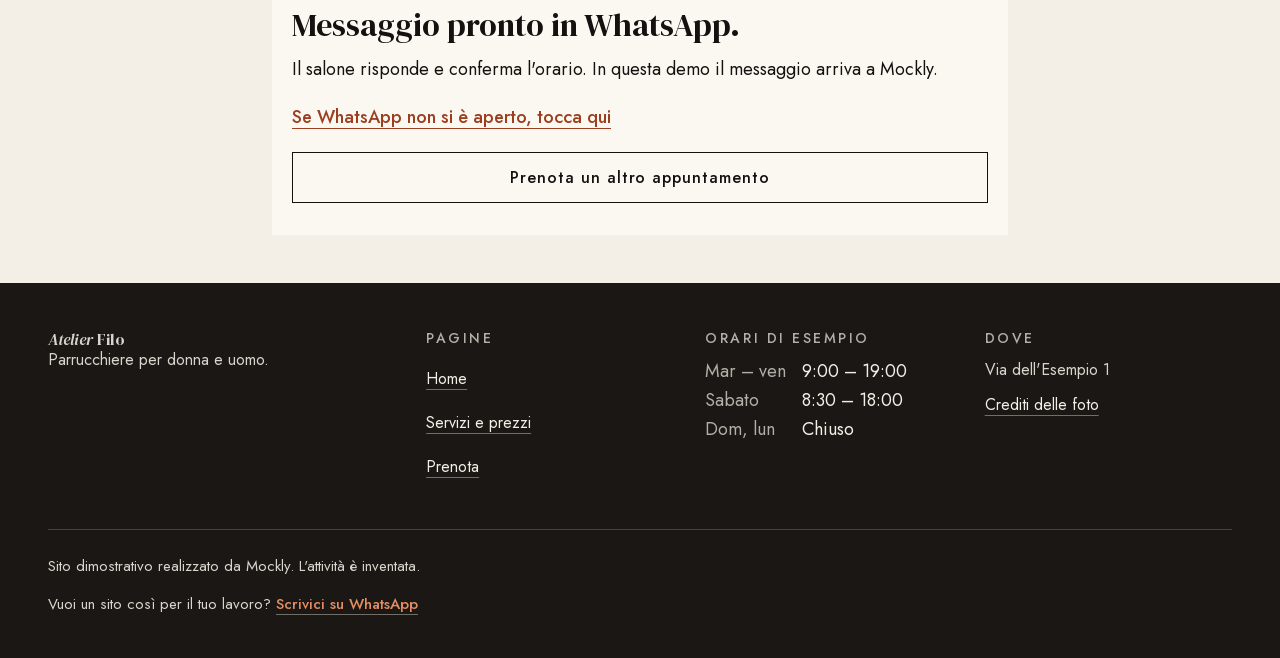
<file: prenota.html>
<!doctype html>
<html lang="it">
<head>
  <meta charset="utf-8">
  <meta name="viewport" content="width=device-width, initial-scale=1, viewport-fit=cover">
  <title>Prenota — Atelier Filo (sito dimostrativo)</title>
  <meta name="description" content="Prenota da Atelier Filo in tre passi: servizio, giorno e ora. Il riepilogo si apre in WhatsApp. Sito dimostrativo di Mockly.">
  <meta name="theme-color" content="#f4efe6">
  <meta property="og:type" content="website">
  <meta property="og:locale" content="it_IT">
  <meta property="og:site_name" content="Atelier Filo (demo Mockly)">
  <meta property="og:title" content="Prenota — Atelier Filo (sito dimostrativo)">
  <meta property="og:description" content="Prenota da Atelier Filo in tre passi: servizio, giorno e ora. Il riepilogo si apre in WhatsApp. Sito dimostrativo di Mockly.">
  <meta property="og:image" content="https://mockly-website.github.io/Atelier-Filo/assets/img/anteprima-social.jpg">
  <meta property="og:image:width" content="1200">
  <meta property="og:image:height" content="630">
  <meta property="og:image:alt" content="Atelier Filo, parrucchiere: la scritta del salone accanto a una treccia ramata">
  <meta name="twitter:card" content="summary_large_image">
  <link rel="icon" href="assets/img/favicon.svg" type="image/svg+xml">
  <link rel="icon" href="assets/img/favicon-32.png" type="image/png" sizes="32x32">
  <link rel="apple-touch-icon" href="assets/img/apple-touch-icon.png">
  <link rel="manifest" href="site.webmanifest">
  <link rel="preload" href="assets/fonts/dm-serif-display-normal.woff2" as="font" type="font/woff2" crossorigin>
  <link rel="stylesheet" href="assets/css/style.css?v=14">
  <link rel="stylesheet" href="assets/css/pages.css?v=14">
  <script>document.documentElement.classList.add('js')</script>
</head>
<body class="page-book">
<!-- Striscia Mockly: dice che questo è un sito dimostrativo -->
<div class="mockly-demo-bar" role="note"><p>Sito dimostrativo di Mockly per un parrucchiere: l'attività è inventata. <a href="https://mockly.it/">Vuoi un sito così?</a></p></div>
<script>(function(){var b=document.currentScript.previousElementSibling,h=[];function pad(){var c=getComputedStyle(document.body),t=parseFloat(c.paddingTop)||0;b.style.margin="-"+t+"px -"+(parseFloat(c.paddingRight)||0)+"px "+t+"px -"+(parseFloat(c.paddingLeft)||0)+"px";}function find(){pad();h=[].filter.call(document.body.querySelectorAll("*"),function(e){if(e===b||b.contains(e))return false;if(e.hasAttribute("data-mockly-bar"))return true;var s=getComputedStyle(e);if(s.position!=="fixed"||s.top!=="0px")return false;var r=e.getBoundingClientRect();if(r.height>20&&r.height<innerHeight*.5&&r.width>innerWidth*.5){e.setAttribute("data-mockly-bar","");return true;}return false;});move();}function move(){var t=Math.max(0,b.offsetHeight-scrollY)+"px";h.forEach(function(e){e.style.top=t;});}addEventListener("load",find);addEventListener("resize",find);addEventListener("scroll",move,{passive:true});if(document.readyState!=="loading")find();else document.addEventListener("DOMContentLoaded",find);})();</script>
<style>.mockly-demo-bar{position:relative;z-index:1;margin:0;padding:8px 16px;background:#16174F;color:#fff;font:500 13px/1.45 system-ui,-apple-system,"Segoe UI",Roboto,sans-serif;text-align:center;letter-spacing:0}.mockly-demo-bar p{margin:0;color:inherit;font:inherit}.mockly-demo-bar a{color:#7FC8D8;font-weight:600;text-decoration:underline;text-underline-offset:2px}.mockly-demo-bar a:focus-visible{outline:2px solid #7FC8D8;outline-offset:2px}</style>
  <a class="skip" href="#contenuto">Vai al contenuto</a>

  <header class="mast" data-mast>
    <a class="mast__name" href="index.html" aria-label="Atelier Filo, vai alla home">Atelier <span>Filo</span></a>
    <nav class="mast__nav" aria-label="Principale">
      <a href="servizi.html">Servizi e prezzi</a>
      <a href="index.html#colore">Colore</a>
      <a href="index.html#orari">Orari e indirizzo</a>
    </nav>
    <a class="btn btn--copper mast__book" href="prenota.html" aria-current="page">Prenota</a>
    <button class="mast__menu" type="button" aria-expanded="false" aria-controls="menu" data-menu-open>
      Menu <span class="mast__menu-lines" aria-hidden="true"></span>
    </button>
  </header>

  <div class="index" id="menu" role="dialog" aria-modal="true" aria-label="Menu" data-menu>
    <div class="index__veil" data-menu-close></div>
    <div class="index__sheet">
      <div class="index__top">
        <span class="kicker">Menu</span>
        <button class="index__close" type="button" aria-label="Chiudi il menu" data-menu-close>&times;</button>
      </div>
      <ol class="index__list">
        <li><a href="index.html"><span class="index__num">01</span><span class="index__label">Home</span></a></li>
        <li><a href="servizi.html"><span class="index__num">02</span><span class="index__label">Servizi e prezzi</span></a></li>
        <li><a href="index.html#colore"><span class="index__num">03</span><span class="index__label">Colore</span></a></li>
        <li><a href="index.html#cerimonie"><span class="index__num">04</span><span class="index__label">Cerimonie</span></a></li>
        <li><a href="index.html#orari"><span class="index__num">05</span><span class="index__label">Orari e indirizzo</span></a></li>
        <li><a href="prenota.html" aria-current="page"><span class="index__num">06</span><span class="index__label">Prenota</span></a></li>
      </ol>
      <div class="index__foot">
        <a class="btn btn--copper" href="prenota.html">Prenota un appuntamento <span class="btn__arrow" aria-hidden="true">→</span></a>
        <p>Martedì–venerdì 9–19, sabato 8:30–18 (orari di esempio).</p>
      </div>
    </div>
  </div>

  <main id="contenuto">
    <section class="list-head list-head--book">
      <p class="folio" aria-hidden="true"><b>06</b> Prenota</p>
      <h1 class="list-head__title">Prenota <em>in tre passi</em></h1>
      <p class="list-head__lead">Servizio, giorno, ora. Alla fine si apre WhatsApp con il messaggio già scritto.</p>
      <p class="demo-flag">Questa è una dimostrazione: il messaggio arriva a Mockly, non a un salone. Giorni e orari liberi sono di esempio.</p>
    </section>

    <form class="book" novalidate data-book>
      <fieldset class="step" data-step="1">
        <legend class="step__title"><span class="step__num">1</span> Che cosa ti facciamo?</legend>
        <p class="step__hint">Puoi sceglierne più di uno, per esempio taglio e colore.</p>
        <div class="pick-groups">
          <div class="pick-group">
            <p class="pick-group__title">Donna</p>
            <label class="pick">
              <input type="checkbox" name="servizio" value="piega-corti">
              <span class="pick__box" aria-hidden="true"></span>
              <span class="pick__name">Piega capelli corti</span>
              <span class="pick__meta">20 € · 30 min</span>
            </label>
            <label class="pick">
              <input type="checkbox" name="servizio" value="piega-lunghi">
              <span class="pick__box" aria-hidden="true"></span>
              <span class="pick__name">Piega capelli lunghi</span>
              <span class="pick__meta">26 € · 45 min</span>
            </label>
            <label class="pick">
              <input type="checkbox" name="servizio" value="taglio-donna">
              <span class="pick__box" aria-hidden="true"></span>
              <span class="pick__name">Taglio e piega</span>
              <span class="pick__meta">45 € · 1 h</span>
            </label>
            <label class="pick">
              <input type="checkbox" name="servizio" value="taglio-ricci">
              <span class="pick__box" aria-hidden="true"></span>
              <span class="pick__name">Taglio ricci a secco</span>
              <span class="pick__meta">55 € · 1 h 15 min</span>
            </label>
            <label class="pick">
              <input type="checkbox" name="servizio" value="onde">
              <span class="pick__box" aria-hidden="true"></span>
              <span class="pick__name">Onde con il ferro</span>
              <span class="pick__meta">32 € · 45 min</span>
            </label>
            <label class="pick">
              <input type="checkbox" name="servizio" value="ricostruzione">
              <span class="pick__box" aria-hidden="true"></span>
              <span class="pick__name">Trattamento ricostruzione</span>
              <span class="pick__meta">22 € · 20 min</span>
            </label>
            <label class="pick">
              <input type="checkbox" name="servizio" value="prova-raccolto">
              <span class="pick__box" aria-hidden="true"></span>
              <span class="pick__name">Prova acconciatura</span>
              <span class="pick__meta">40 € · 1 h</span>
            </label>
            <label class="pick">
              <input type="checkbox" name="servizio" value="raccolto">
              <span class="pick__box" aria-hidden="true"></span>
              <span class="pick__name">Raccolto da cerimonia</span>
              <span class="pick__meta">65 € · 1 h 15 min</span>
            </label>
          </div>
          <div class="pick-group">
            <p class="pick-group__title">Uomo</p>
            <label class="pick">
              <input type="checkbox" name="servizio" value="taglio-uomo">
              <span class="pick__box" aria-hidden="true"></span>
              <span class="pick__name">Taglio uomo</span>
              <span class="pick__meta">20 € · 30 min</span>
            </label>
            <label class="pick">
              <input type="checkbox" name="servizio" value="taglio-barba">
              <span class="pick__box" aria-hidden="true"></span>
              <span class="pick__name">Taglio e barba</span>
              <span class="pick__meta">28 € · 45 min</span>
            </label>
            <label class="pick">
              <input type="checkbox" name="servizio" value="bambino">
              <span class="pick__box" aria-hidden="true"></span>
              <span class="pick__name">Taglio bambino</span>
              <span class="pick__meta">14 € · 20 min</span>
            </label>
          </div>
          <div class="pick-group">
            <p class="pick-group__title">Colore</p>
            <label class="pick">
              <input type="checkbox" name="servizio" value="test">
              <span class="pick__box" aria-hidden="true"></span>
              <span class="pick__name">Test di sensibilità</span>
              <span class="pick__meta">Gratuito · 10 min</span>
            </label>
            <label class="pick">
              <input type="checkbox" name="servizio" value="ricrescita">
              <span class="pick__box" aria-hidden="true"></span>
              <span class="pick__name">Ritocco ricrescita</span>
              <span class="pick__meta">38 € · 1 h</span>
            </label>
            <label class="pick">
              <input type="checkbox" name="servizio" value="colore">
              <span class="pick__box" aria-hidden="true"></span>
              <span class="pick__name">Colore completo</span>
              <span class="pick__meta">55 € · 1 h 30 min</span>
            </label>
            <label class="pick">
              <input type="checkbox" name="servizio" value="tonalizzante">
              <span class="pick__box" aria-hidden="true"></span>
              <span class="pick__name">Tonalizzante</span>
              <span class="pick__meta">25 € · 30 min</span>
            </label>
            <label class="pick">
              <input type="checkbox" name="servizio" value="meches">
              <span class="pick__box" aria-hidden="true"></span>
              <span class="pick__name">Schiariture con stagnole</span>
              <span class="pick__meta">da 80 € · 2 h</span>
            </label>
            <label class="pick">
              <input type="checkbox" name="servizio" value="balayage">
              <span class="pick__box" aria-hidden="true"></span>
              <span class="pick__name">Balayage</span>
              <span class="pick__meta">da 110 € · 3 h</span>
            </label>
          </div>
        </div>
        <label class="first-time">
          <input type="checkbox" name="prima" data-first>
          <span class="pick__box" aria-hidden="true"></span>
          È la prima volta che vengo da voi
        </label>
        <p class="step__info" hidden data-test-note>Per il primo colore serve il test di sensibilità 48 ore prima: lo facciamo in 10 minuti, gratis. Per questo i prossimi due giorni non si possono scegliere.</p>
        <p class="step__error" hidden data-error="1">Scegli almeno un servizio.</p>
      </fieldset>

      <fieldset class="step" data-step="2">
        <legend class="step__title"><span class="step__num">2</span> Che giorno?</legend>
        <div class="days" data-days role="radiogroup" aria-label="Giorno">
          <p class="step__empty">Prima scegli un servizio.</p>
        </div>
        <p class="step__error" hidden data-error="2">Scegli un giorno.</p>
      </fieldset>

      <fieldset class="step" data-step="3">
        <legend class="step__title"><span class="step__num">3</span> A che ora?</legend>
        <div class="slots" data-slots role="radiogroup" aria-label="Ora">
          <p class="step__empty">Prima scegli il giorno.</p>
        </div>
        <p class="step__error" hidden data-error="3">Scegli un orario.</p>
      </fieldset>

      <fieldset class="step step--last" data-step="4">
        <legend class="step__title">Come ti chiami?</legend>
        <label class="field">
          <span class="field__label">Nome</span>
          <input class="field__input" type="text" name="nome" autocomplete="given-name" required minlength="2" maxlength="40" data-name>
        </label>
        <p class="step__error" hidden data-error="4">Scrivi il tuo nome, così sappiamo chi aspettare.</p>
        <label class="field">
          <span class="field__label">Note (facoltativo)</span>
          <textarea class="field__input" name="note" rows="3" maxlength="300" placeholder="Per esempio: capelli molto lunghi, porto una foto" data-note></textarea>
        </label>

        <div class="summary" data-summary>
          <p class="summary__title">Il tuo appuntamento</p>
          <dl class="summary__list">
            <div><dt>Servizi</dt><dd data-sum="services">—</dd></div>
            <div><dt>Giorno</dt><dd data-sum="day">—</dd></div>
            <div><dt>Ora</dt><dd data-sum="time">—</dd></div>
            <div><dt>Durata</dt><dd data-sum="dur">—</dd></div>
            <div><dt>Totale indicativo</dt><dd data-sum="total">—</dd></div>
          </dl>
        </div>
        <button class="btn btn--copper book__send" type="submit" data-send>Invia la richiesta su WhatsApp</button>
        <p class="book__alert" role="alert" data-alert></p>
      </fieldset>

      <div class="book__done" hidden data-done tabindex="-1">
        <p class="book__done-title">Messaggio pronto in WhatsApp.</p>
        <p>Il salone risponde e conferma l'orario. In questa demo il messaggio arriva a Mockly.</p>
        <p><a class="text-link" href="https://wa.me/393517578080" data-wa-link target="_blank" rel="noopener">Se WhatsApp non si è aperto, tocca qui</a></p>
        <button class="btn btn--ghost" type="button" data-again>Prenota un altro appuntamento</button>
      </div>
    </form>

    <div class="book-bar" data-bar>
      <p class="book-bar__sum" data-bar-sum>Nessun servizio scelto</p>
      <button class="btn btn--copper" type="button" data-bar-next>Scegli il servizio</button>
    </div>
  </main>

  <footer class="colophon on-dark">
    <div class="colophon__grid">
      <div>
        <p class="colophon__name">Atelier <span>Filo</span></p>
        <p>Parrucchiere per donna e uomo.</p>
      </div>
      <div>
        <h2>Pagine</h2>
        <ul>
          <li><a href="index.html">Home</a></li>
          <li><a href="servizi.html">Servizi e prezzi</a></li>
          <li><a href="prenota.html">Prenota</a></li>
        </ul>
      </div>
      <div>
        <h2>Orari di esempio</h2>
        <dl class="colophon__hours">
          <dt>Mar – ven</dt><dd>9:00 – 19:00</dd>
          <dt>Sabato</dt><dd>8:30 – 18:00</dd>
          <dt>Dom, lun</dt><dd>Chiuso</dd>
        </dl>
      </div>
      <div>
        <h2>Dove</h2>
        <p>Via dell'Esempio 1</p>
        <p><a href="CREDITI.md">Crediti delle foto</a></p>
      </div>
    </div>
    <div class="demo-note">
      <p>Sito dimostrativo realizzato da Mockly. L'attività è inventata.</p>
      <p>Vuoi un sito così per il tuo lavoro? <a href="https://wa.me/393517578080?text=Ciao%20Mockly%2C%20ho%20visto%20la%20demo%20Atelier%20Filo%20e%20vorrei%20un%20sito%20cos%C3%AC%20per%20il%20mio%20lavoro." target="_blank" rel="noopener">Scrivici su WhatsApp</a></p>
    </div>
  </footer>

  <script src="assets/js/main.js?v=14"></script>
  <script src="assets/js/servizi-dati.js?v=14"></script>
  <script src="assets/js/prenota.js?v=14"></script>
</body>
</html>
</file>
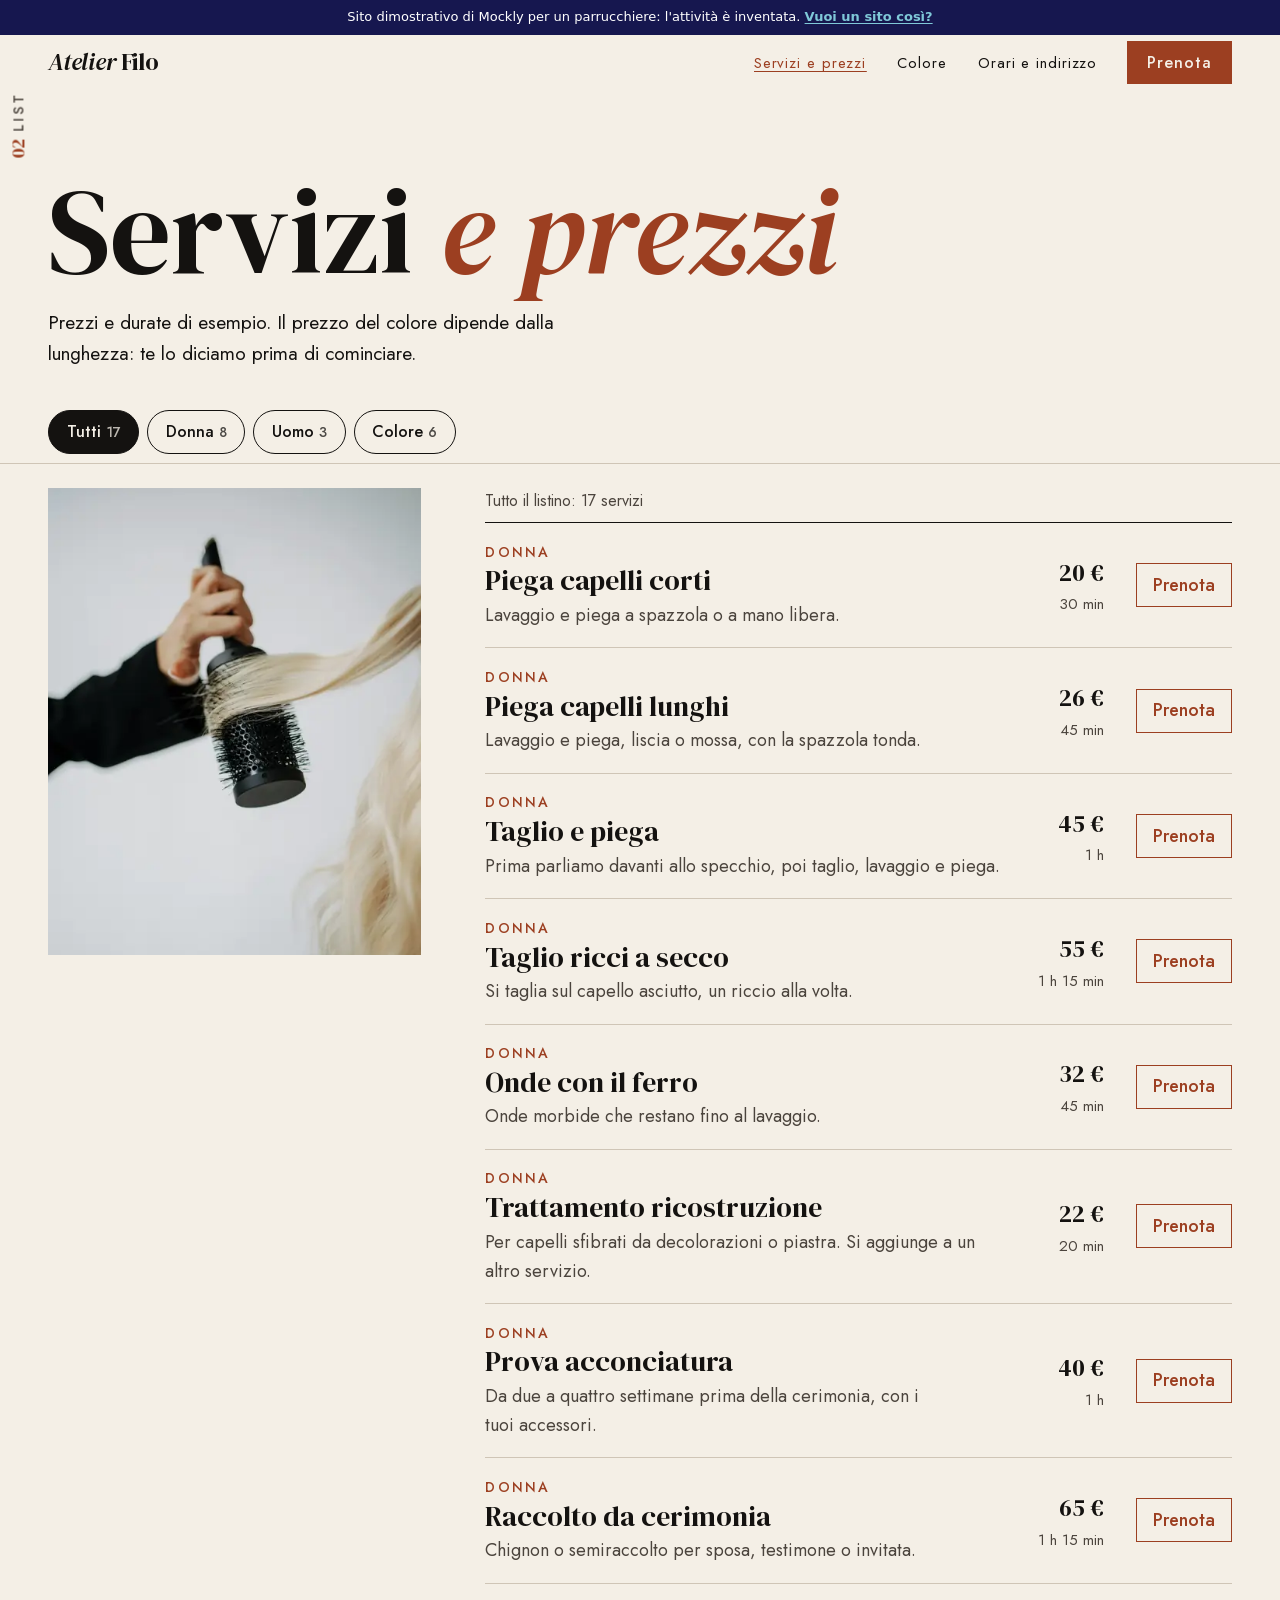
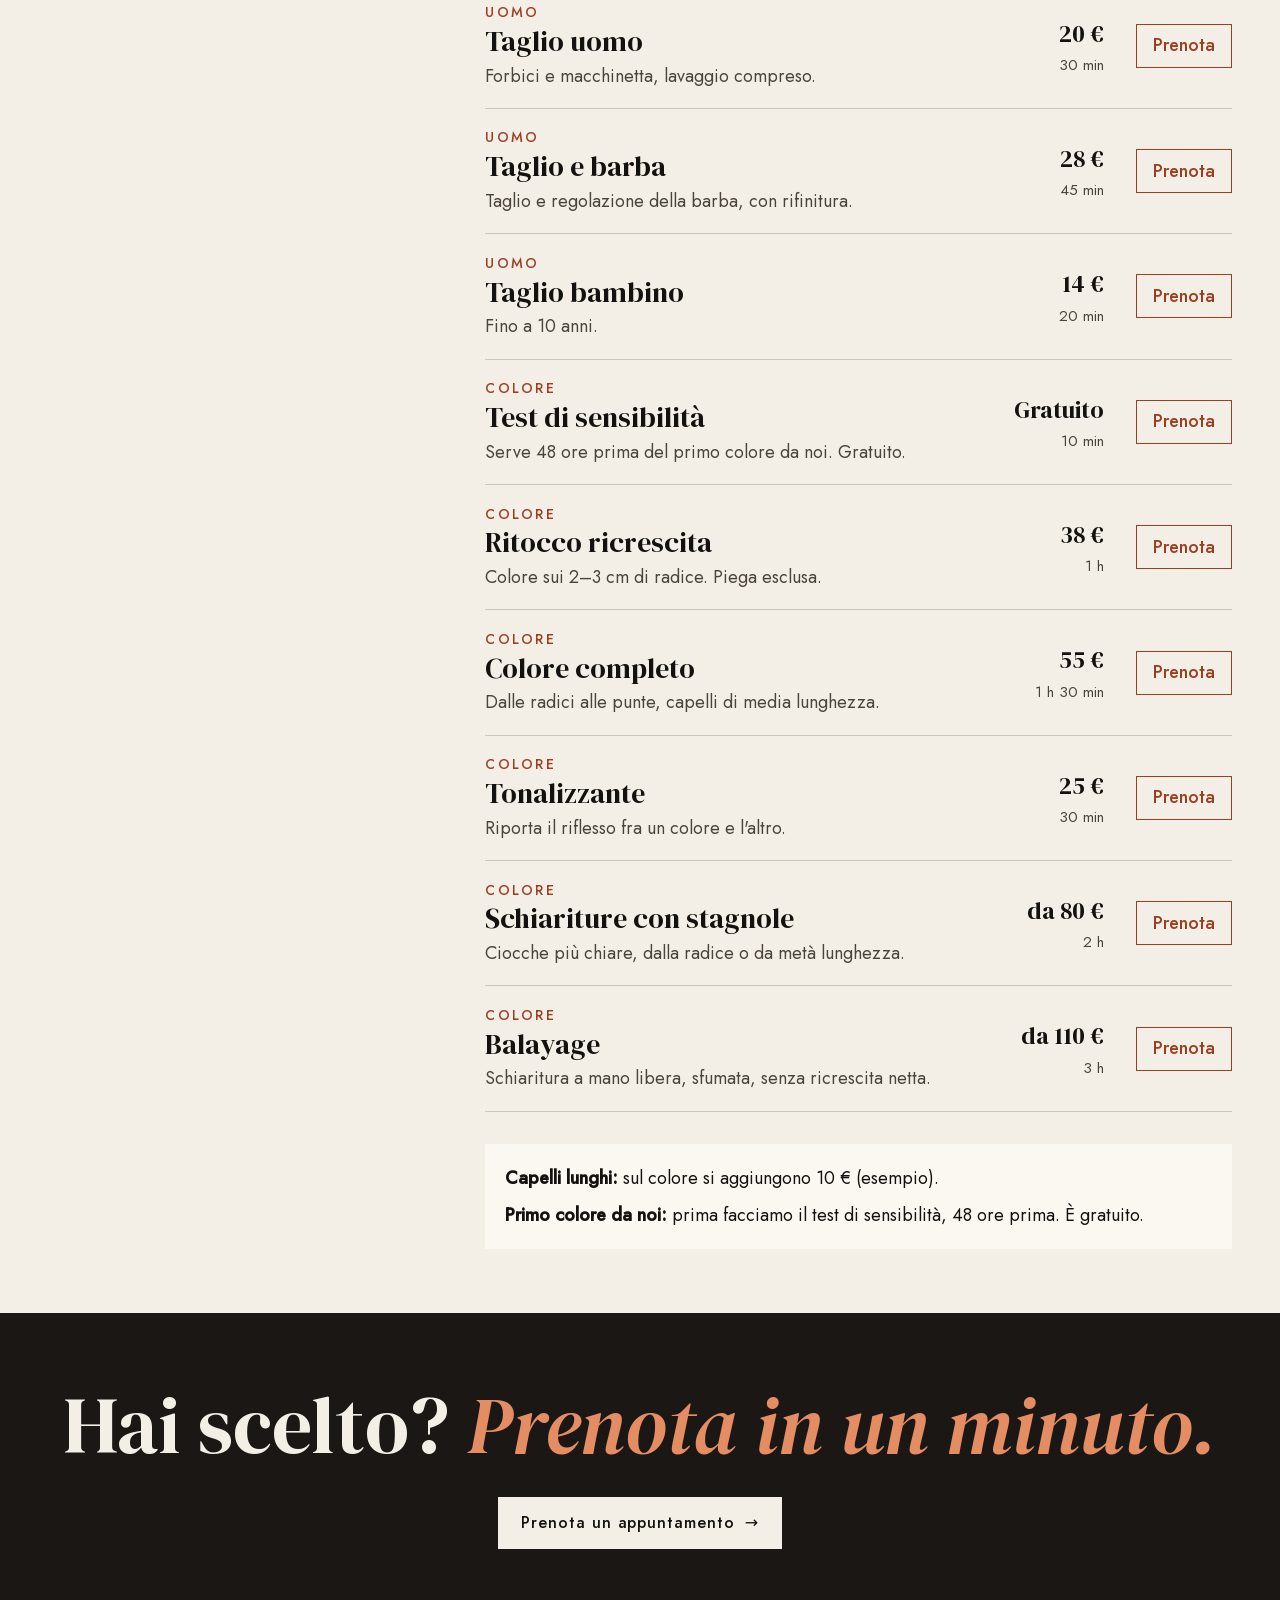
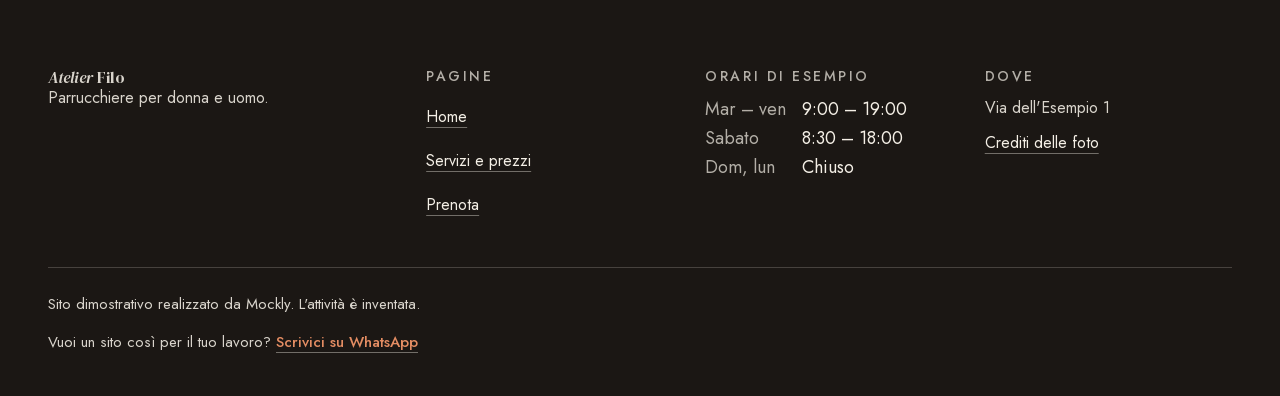
<file: servizi.html>
<!doctype html>
<html lang="it">
<head>
  <meta charset="utf-8">
  <meta name="viewport" content="width=device-width, initial-scale=1, viewport-fit=cover">
  <title>Servizi e prezzi — Atelier Filo (sito dimostrativo)</title>
  <meta name="description" content="Il listino di Atelier Filo: taglio donna e uomo, piega, colore, balayage e raccolti, con prezzi e durate di esempio. Sito dimostrativo di Mockly.">
  <meta name="theme-color" content="#f4efe6">
  <meta property="og:type" content="website">
  <meta property="og:locale" content="it_IT">
  <meta property="og:site_name" content="Atelier Filo (demo Mockly)">
  <meta property="og:title" content="Servizi e prezzi — Atelier Filo (sito dimostrativo)">
  <meta property="og:description" content="Il listino di Atelier Filo: taglio donna e uomo, piega, colore, balayage e raccolti, con prezzi e durate di esempio. Sito dimostrativo di Mockly.">
  <meta property="og:image" content="https://mockly-website.github.io/Atelier-Filo/assets/img/anteprima-social.jpg">
  <meta property="og:image:width" content="1200">
  <meta property="og:image:height" content="630">
  <meta property="og:image:alt" content="Atelier Filo, parrucchiere: la scritta del salone accanto a una treccia ramata">
  <meta name="twitter:card" content="summary_large_image">
  <link rel="icon" href="assets/img/favicon.svg" type="image/svg+xml">
  <link rel="icon" href="assets/img/favicon-32.png" type="image/png" sizes="32x32">
  <link rel="apple-touch-icon" href="assets/img/apple-touch-icon.png">
  <link rel="manifest" href="site.webmanifest">
  <link rel="preload" href="assets/fonts/dm-serif-display-normal.woff2" as="font" type="font/woff2" crossorigin>
  <link rel="stylesheet" href="assets/css/style.css?v=14">
  <link rel="stylesheet" href="assets/css/pages.css?v=14">
  <script>document.documentElement.classList.add('js')</script>
</head>
<body class="page-list has-dock">
<!-- Striscia Mockly: dice che questo è un sito dimostrativo -->
<div class="mockly-demo-bar" role="note"><p>Sito dimostrativo di Mockly per un parrucchiere: l'attività è inventata. <a href="https://mockly.it/">Vuoi un sito così?</a></p></div>
<script>(function(){var b=document.currentScript.previousElementSibling,h=[];function pad(){var c=getComputedStyle(document.body),t=parseFloat(c.paddingTop)||0;b.style.margin="-"+t+"px -"+(parseFloat(c.paddingRight)||0)+"px "+t+"px -"+(parseFloat(c.paddingLeft)||0)+"px";}function find(){pad();h=[].filter.call(document.body.querySelectorAll("*"),function(e){if(e===b||b.contains(e))return false;if(e.hasAttribute("data-mockly-bar"))return true;var s=getComputedStyle(e);if(s.position!=="fixed"||s.top!=="0px")return false;var r=e.getBoundingClientRect();if(r.height>20&&r.height<innerHeight*.5&&r.width>innerWidth*.5){e.setAttribute("data-mockly-bar","");return true;}return false;});move();}function move(){var t=Math.max(0,b.offsetHeight-scrollY)+"px";h.forEach(function(e){e.style.top=t;});}addEventListener("load",find);addEventListener("resize",find);addEventListener("scroll",move,{passive:true});if(document.readyState!=="loading")find();else document.addEventListener("DOMContentLoaded",find);})();</script>
<style>.mockly-demo-bar{position:relative;z-index:1;margin:0;padding:8px 16px;background:#16174F;color:#fff;font:500 13px/1.45 system-ui,-apple-system,"Segoe UI",Roboto,sans-serif;text-align:center;letter-spacing:0}.mockly-demo-bar p{margin:0;color:inherit;font:inherit}.mockly-demo-bar a{color:#7FC8D8;font-weight:600;text-decoration:underline;text-underline-offset:2px}.mockly-demo-bar a:focus-visible{outline:2px solid #7FC8D8;outline-offset:2px}</style>
  <a class="skip" href="#contenuto">Vai al contenuto</a>

  <header class="mast" data-mast>
    <a class="mast__name" href="index.html" aria-label="Atelier Filo, vai alla home">Atelier <span>Filo</span></a>
    <nav class="mast__nav" aria-label="Principale">
      <a href="servizi.html" aria-current="page">Servizi e prezzi</a>
      <a href="index.html#colore">Colore</a>
      <a href="index.html#orari">Orari e indirizzo</a>
    </nav>
    <a class="btn btn--copper mast__book" href="prenota.html">Prenota</a>
    <button class="mast__menu" type="button" aria-expanded="false" aria-controls="menu" data-menu-open>
      Menu <span class="mast__menu-lines" aria-hidden="true"></span>
    </button>
  </header>

  <div class="index" id="menu" role="dialog" aria-modal="true" aria-label="Menu" data-menu>
    <div class="index__veil" data-menu-close></div>
    <div class="index__sheet">
      <div class="index__top">
        <span class="kicker">Menu</span>
        <button class="index__close" type="button" aria-label="Chiudi il menu" data-menu-close>&times;</button>
      </div>
      <ol class="index__list">
        <li><a href="index.html"><span class="index__num">01</span><span class="index__label">Home</span></a></li>
        <li><a href="servizi.html" aria-current="page"><span class="index__num">02</span><span class="index__label">Servizi e prezzi</span></a></li>
        <li><a href="index.html#colore"><span class="index__num">03</span><span class="index__label">Colore</span></a></li>
        <li><a href="index.html#cerimonie"><span class="index__num">04</span><span class="index__label">Cerimonie</span></a></li>
        <li><a href="index.html#orari"><span class="index__num">05</span><span class="index__label">Orari e indirizzo</span></a></li>
        <li><a href="prenota.html"><span class="index__num">06</span><span class="index__label">Prenota</span></a></li>
      </ol>
      <div class="index__foot">
        <a class="btn btn--copper" href="prenota.html">Prenota un appuntamento <span class="btn__arrow" aria-hidden="true">→</span></a>
        <p>Martedì–venerdì 9–19, sabato 8:30–18 (orari di esempio).</p>
      </div>
    </div>
  </div>

  <main id="contenuto">
    <section class="list-head">
      <p class="folio" aria-hidden="true"><b>02</b> Listino</p>
      <h1 class="list-head__title">Servizi <em>e prezzi</em></h1>
      <p class="list-head__lead">Prezzi e durate di esempio. Il prezzo del colore dipende dalla lunghezza: te lo diciamo prima di cominciare.</p>
    </section>

    <section class="list" aria-label="Listino">
      <div class="list__bar">
        <div class="chips" role="group" aria-label="Filtra il listino" data-filters>
          <button class="chip" type="button" aria-pressed="true" data-filter="tutti">Tutti <span data-count="tutti"></span></button>
          <button class="chip" type="button" aria-pressed="false" data-filter="donna">Donna <span data-count="donna"></span></button>
          <button class="chip" type="button" aria-pressed="false" data-filter="uomo">Uomo <span data-count="uomo"></span></button>
          <button class="chip" type="button" aria-pressed="false" data-filter="colore">Colore <span data-count="colore"></span></button>
        </div>
      </div>
      <div class="list__body">
        <figure class="list__photo" aria-hidden="true">
          <img data-photo="tutti" src="assets/img/piega-800.webp" srcset="assets/img/piega-480.webp 480w, assets/img/piega-800.webp 800w, assets/img/piega-1200.webp 1200w" sizes="34vw" width="1600" height="2040" loading="lazy" alt="">
          <img data-photo="uomo" src="assets/img/uomo-800.webp" srcset="assets/img/uomo-480.webp 480w, assets/img/uomo-800.webp 800w" sizes="34vw" width="1200" height="1251" loading="lazy" alt="">
          <img data-photo="colore" src="assets/img/ricci-800.webp" srcset="assets/img/ricci-480.webp 480w, assets/img/ricci-800.webp 800w, assets/img/ricci-1200.webp 1200w" sizes="34vw" width="1600" height="1800" loading="lazy" alt="">
        </figure>
        <div>
          <p class="list__status" aria-live="polite" data-status></p>
          <ul class="svcs" data-list>
        <li class="svc" data-cat="donna">
          <div class="svc__main">
            <p class="svc__cat">Donna</p>
            <h3 class="svc__name">Piega capelli corti</h3>
            <p class="svc__desc">Lavaggio e piega a spazzola o a mano libera.</p>
          </div>
          <p class="svc__meta"><span class="svc__price">20 €</span><span class="svc__time">30 min</span></p>
          <a class="svc__book" href="prenota.html?servizio=piega-corti" aria-label="Prenota: Piega capelli corti">Prenota</a>
        </li>
        <li class="svc" data-cat="donna">
          <div class="svc__main">
            <p class="svc__cat">Donna</p>
            <h3 class="svc__name">Piega capelli lunghi</h3>
            <p class="svc__desc">Lavaggio e piega, liscia o mossa, con la spazzola tonda.</p>
          </div>
          <p class="svc__meta"><span class="svc__price">26 €</span><span class="svc__time">45 min</span></p>
          <a class="svc__book" href="prenota.html?servizio=piega-lunghi" aria-label="Prenota: Piega capelli lunghi">Prenota</a>
        </li>
        <li class="svc" data-cat="donna">
          <div class="svc__main">
            <p class="svc__cat">Donna</p>
            <h3 class="svc__name">Taglio e piega</h3>
            <p class="svc__desc">Prima parliamo davanti allo specchio, poi taglio, lavaggio e piega.</p>
          </div>
          <p class="svc__meta"><span class="svc__price">45 €</span><span class="svc__time">1 h</span></p>
          <a class="svc__book" href="prenota.html?servizio=taglio-donna" aria-label="Prenota: Taglio e piega">Prenota</a>
        </li>
        <li class="svc" data-cat="donna">
          <div class="svc__main">
            <p class="svc__cat">Donna</p>
            <h3 class="svc__name">Taglio ricci a secco</h3>
            <p class="svc__desc">Si taglia sul capello asciutto, un riccio alla volta.</p>
          </div>
          <p class="svc__meta"><span class="svc__price">55 €</span><span class="svc__time">1 h 15 min</span></p>
          <a class="svc__book" href="prenota.html?servizio=taglio-ricci" aria-label="Prenota: Taglio ricci a secco">Prenota</a>
        </li>
        <li class="svc" data-cat="donna">
          <div class="svc__main">
            <p class="svc__cat">Donna</p>
            <h3 class="svc__name">Onde con il ferro</h3>
            <p class="svc__desc">Onde morbide che restano fino al lavaggio.</p>
          </div>
          <p class="svc__meta"><span class="svc__price">32 €</span><span class="svc__time">45 min</span></p>
          <a class="svc__book" href="prenota.html?servizio=onde" aria-label="Prenota: Onde con il ferro">Prenota</a>
        </li>
        <li class="svc" data-cat="donna">
          <div class="svc__main">
            <p class="svc__cat">Donna</p>
            <h3 class="svc__name">Trattamento ricostruzione</h3>
            <p class="svc__desc">Per capelli sfibrati da decolorazioni o piastra. Si aggiunge a un altro servizio.</p>
          </div>
          <p class="svc__meta"><span class="svc__price">22 €</span><span class="svc__time">20 min</span></p>
          <a class="svc__book" href="prenota.html?servizio=ricostruzione" aria-label="Prenota: Trattamento ricostruzione">Prenota</a>
        </li>
        <li class="svc" data-cat="donna">
          <div class="svc__main">
            <p class="svc__cat">Donna</p>
            <h3 class="svc__name">Prova acconciatura</h3>
            <p class="svc__desc">Da due a quattro settimane prima della cerimonia, con i tuoi accessori.</p>
          </div>
          <p class="svc__meta"><span class="svc__price">40 €</span><span class="svc__time">1 h</span></p>
          <a class="svc__book" href="prenota.html?servizio=prova-raccolto" aria-label="Prenota: Prova acconciatura">Prenota</a>
        </li>
        <li class="svc" data-cat="donna">
          <div class="svc__main">
            <p class="svc__cat">Donna</p>
            <h3 class="svc__name">Raccolto da cerimonia</h3>
            <p class="svc__desc">Chignon o semiraccolto per sposa, testimone o invitata.</p>
          </div>
          <p class="svc__meta"><span class="svc__price">65 €</span><span class="svc__time">1 h 15 min</span></p>
          <a class="svc__book" href="prenota.html?servizio=raccolto" aria-label="Prenota: Raccolto da cerimonia">Prenota</a>
        </li>
        <li class="svc" data-cat="uomo">
          <div class="svc__main">
            <p class="svc__cat">Uomo</p>
            <h3 class="svc__name">Taglio uomo</h3>
            <p class="svc__desc">Forbici e macchinetta, lavaggio compreso.</p>
          </div>
          <p class="svc__meta"><span class="svc__price">20 €</span><span class="svc__time">30 min</span></p>
          <a class="svc__book" href="prenota.html?servizio=taglio-uomo" aria-label="Prenota: Taglio uomo">Prenota</a>
        </li>
        <li class="svc" data-cat="uomo">
          <div class="svc__main">
            <p class="svc__cat">Uomo</p>
            <h3 class="svc__name">Taglio e barba</h3>
            <p class="svc__desc">Taglio e regolazione della barba, con rifinitura.</p>
          </div>
          <p class="svc__meta"><span class="svc__price">28 €</span><span class="svc__time">45 min</span></p>
          <a class="svc__book" href="prenota.html?servizio=taglio-barba" aria-label="Prenota: Taglio e barba">Prenota</a>
        </li>
        <li class="svc" data-cat="uomo">
          <div class="svc__main">
            <p class="svc__cat">Uomo</p>
            <h3 class="svc__name">Taglio bambino</h3>
            <p class="svc__desc">Fino a 10 anni.</p>
          </div>
          <p class="svc__meta"><span class="svc__price">14 €</span><span class="svc__time">20 min</span></p>
          <a class="svc__book" href="prenota.html?servizio=bambino" aria-label="Prenota: Taglio bambino">Prenota</a>
        </li>
        <li class="svc" data-cat="colore">
          <div class="svc__main">
            <p class="svc__cat">Colore</p>
            <h3 class="svc__name">Test di sensibilità</h3>
            <p class="svc__desc">Serve 48 ore prima del primo colore da noi. Gratuito.</p>
          </div>
          <p class="svc__meta"><span class="svc__price">Gratuito</span><span class="svc__time">10 min</span></p>
          <a class="svc__book" href="prenota.html?servizio=test" aria-label="Prenota: Test di sensibilità">Prenota</a>
        </li>
        <li class="svc" data-cat="colore">
          <div class="svc__main">
            <p class="svc__cat">Colore</p>
            <h3 class="svc__name">Ritocco ricrescita</h3>
            <p class="svc__desc">Colore sui 2–3 cm di radice. Piega esclusa.</p>
          </div>
          <p class="svc__meta"><span class="svc__price">38 €</span><span class="svc__time">1 h</span></p>
          <a class="svc__book" href="prenota.html?servizio=ricrescita" aria-label="Prenota: Ritocco ricrescita">Prenota</a>
        </li>
        <li class="svc" data-cat="colore">
          <div class="svc__main">
            <p class="svc__cat">Colore</p>
            <h3 class="svc__name">Colore completo</h3>
            <p class="svc__desc">Dalle radici alle punte, capelli di media lunghezza.</p>
          </div>
          <p class="svc__meta"><span class="svc__price">55 €</span><span class="svc__time">1 h 30 min</span></p>
          <a class="svc__book" href="prenota.html?servizio=colore" aria-label="Prenota: Colore completo">Prenota</a>
        </li>
        <li class="svc" data-cat="colore">
          <div class="svc__main">
            <p class="svc__cat">Colore</p>
            <h3 class="svc__name">Tonalizzante</h3>
            <p class="svc__desc">Riporta il riflesso fra un colore e l'altro.</p>
          </div>
          <p class="svc__meta"><span class="svc__price">25 €</span><span class="svc__time">30 min</span></p>
          <a class="svc__book" href="prenota.html?servizio=tonalizzante" aria-label="Prenota: Tonalizzante">Prenota</a>
        </li>
        <li class="svc" data-cat="colore">
          <div class="svc__main">
            <p class="svc__cat">Colore</p>
            <h3 class="svc__name">Schiariture con stagnole</h3>
            <p class="svc__desc">Ciocche più chiare, dalla radice o da metà lunghezza.</p>
          </div>
          <p class="svc__meta"><span class="svc__price">da 80 €</span><span class="svc__time">2 h</span></p>
          <a class="svc__book" href="prenota.html?servizio=meches" aria-label="Prenota: Schiariture con stagnole">Prenota</a>
        </li>
        <li class="svc" data-cat="colore">
          <div class="svc__main">
            <p class="svc__cat">Colore</p>
            <h3 class="svc__name">Balayage</h3>
            <p class="svc__desc">Schiaritura a mano libera, sfumata, senza ricrescita netta.</p>
          </div>
          <p class="svc__meta"><span class="svc__price">da 110 €</span><span class="svc__time">3 h</span></p>
          <a class="svc__book" href="prenota.html?servizio=balayage" aria-label="Prenota: Balayage">Prenota</a>
        </li>
          </ul>
          <p class="list__empty" hidden data-empty>Nessun servizio in questa sezione. Tocca “Tutti” per vedere il listino intero.</p>
          <div class="list__notes">
            <p><strong>Capelli lunghi:</strong> sul colore si aggiungono 10 € (esempio).</p>
            <p><strong>Primo colore da noi:</strong> prima facciamo il test di sensibilità, 48 ore prima. È gratuito.</p>
          </div>
        </div>
      </div>
    </section>

    <section class="list-end on-dark">
      <h2 class="list-end__title">Hai scelto? <em>Prenota in un minuto.</em></h2>
      <a class="btn btn--light" href="prenota.html">Prenota un appuntamento <span class="btn__arrow" aria-hidden="true">→</span></a>
    </section>
  </main>

  <footer class="colophon on-dark">
    <div class="colophon__grid">
      <div>
        <p class="colophon__name">Atelier <span>Filo</span></p>
        <p>Parrucchiere per donna e uomo.</p>
      </div>
      <div>
        <h2>Pagine</h2>
        <ul>
          <li><a href="index.html">Home</a></li>
          <li><a href="servizi.html">Servizi e prezzi</a></li>
          <li><a href="prenota.html">Prenota</a></li>
        </ul>
      </div>
      <div>
        <h2>Orari di esempio</h2>
        <dl class="colophon__hours">
          <dt>Mar – ven</dt><dd>9:00 – 19:00</dd>
          <dt>Sabato</dt><dd>8:30 – 18:00</dd>
          <dt>Dom, lun</dt><dd>Chiuso</dd>
        </dl>
      </div>
      <div>
        <h2>Dove</h2>
        <p>Via dell'Esempio 1</p>
        <p><a href="CREDITI.md">Crediti delle foto</a></p>
      </div>
    </div>
    <div class="demo-note">
      <p>Sito dimostrativo realizzato da Mockly. L'attività è inventata.</p>
      <p>Vuoi un sito così per il tuo lavoro? <a href="https://wa.me/393517578080?text=Ciao%20Mockly%2C%20ho%20visto%20la%20demo%20Atelier%20Filo%20e%20vorrei%20un%20sito%20cos%C3%AC%20per%20il%20mio%20lavoro." target="_blank" rel="noopener">Scrivici su WhatsApp</a></p>
    </div>
  </footer>

  <nav class="dock" aria-label="Azioni rapide" data-dock>
    <a class="btn btn--copper" href="prenota.html">Prenota un appuntamento</a>
    <a class="btn btn--ghost" href="servizi.html">Prezzi</a>
  </nav>

  <script src="assets/js/main.js?v=14"></script>
  <script src="assets/js/servizi.js?v=14"></script>
</body>
</html>
</file>
<file: assets/css/style.css>
/* Atelier Filo — demo Mockly
   Idea: un numero speciale di una rivista di moda. Ogni sezione è una pagina. */

@font-face {
  font-family: "DM Serif Display";
  src: url("../fonts/dm-serif-display-normal.woff2") format("woff2");
  font-weight: 400;
  font-style: normal;
  font-display: swap;
}
@font-face {
  font-family: "DM Serif Display";
  src: url("../fonts/dm-serif-display-italic.woff2") format("woff2");
  font-weight: 400;
  font-style: italic;
  font-display: swap;
}
@font-face {
  font-family: "Jost";
  src: url("../fonts/jost.woff2") format("woff2");
  font-weight: 300 500;
  font-style: normal;
  font-display: swap;
}

:root {
  --ivory: #f4efe6;
  --paper: #fbf8f2;
  --ink: #141210;
  --ink-soft: #4b443d;
  --rule: #cfc5b6;
  --copper: #9c3f21;
  --copper-dark: #7c3018;
  --copper-light: #e48d63;
  --night: #1b1714;

  --serif: "DM Serif Display", Georgia, serif;
  --sans: "Jost", "Futura", "Avenir Next", system-ui, sans-serif;

  --gutter: clamp(1rem, 4.5vw, 3rem);
  --mast-h: 3.5rem;
  --dock-h: 4.75rem;
  --ease: cubic-bezier(0.22, 1, 0.36, 1);
}

*,
*::before,
*::after {
  box-sizing: border-box;
}

html {
  -webkit-text-size-adjust: 100%;
  text-size-adjust: 100%;
  scroll-padding-top: calc(var(--mast-h) + 1rem);
  overflow-x: clip;
  background: var(--ivory);
}

body {
  margin: 0;
  position: relative;
  min-height: 100vh;
  background: var(--ivory);
  color: var(--ink);
  font-family: var(--sans);
  font-weight: 400;
  font-size: 1.125rem;
  line-height: 1.6;
  overflow-x: clip;
  -webkit-font-smoothing: antialiased;
}

body.is-locked {
  overflow: hidden;
}

img {
  display: block;
  max-width: 100%;
  height: auto;
}

a {
  color: inherit;
}

button,
input,
select,
textarea {
  font: inherit;
  color: inherit;
}

h1,
h2,
h3,
p,
ul,
ol,
figure,
blockquote,
dl,
dd {
  margin: 0;
}

ul,
ol {
  padding: 0;
  list-style: none;
}

h1,
h2,
h3 {
  font-family: var(--serif);
  font-weight: 400;
  line-height: 1;
  text-wrap: balance;
}

p {
  text-wrap: pretty;
}

:focus-visible {
  outline: 2px solid var(--copper);
  outline-offset: 3px;
}

.on-dark :focus-visible,
.on-dark:focus-visible {
  outline-color: var(--copper-light);
}

.visually-hidden {
  position: absolute !important;
  width: 1px;
  height: 1px;
  padding: 0;
  margin: -1px;
  overflow: hidden;
  clip: rect(0 0 0 0);
  white-space: nowrap;
  border: 0;
}

.skip {
  position: absolute;
  left: 0.5rem;
  top: -4rem;
  z-index: 100;
  padding: 0.75rem 1rem;
  background: var(--ink);
  color: var(--ivory);
  text-decoration: none;
}
.skip:focus {
  top: 0.5rem;
}

/* ---------- Elementi comuni ---------- */

.kicker {
  font-family: var(--sans);
  font-size: 0.875rem;
  font-weight: 500;
  letter-spacing: 0.18em;
  text-transform: uppercase;
}

.btn {
  display: inline-flex;
  align-items: center;
  justify-content: center;
  gap: 0.6em;
  min-height: 3rem;
  padding: 0.75rem 1.4rem;
  border: 1px solid var(--ink);
  border-radius: 0;
  background: var(--ink);
  color: var(--ivory);
  font-family: var(--sans);
  font-size: 1rem;
  font-weight: 500;
  letter-spacing: 0.06em;
  text-decoration: none;
  cursor: pointer;
  transition: background-color 0.15s, color 0.15s, transform 0.15s var(--ease);
  -webkit-tap-highlight-color: transparent;
}
.btn:hover {
  background: var(--copper);
  border-color: var(--copper);
}
.btn:active {
  transform: scale(0.97);
}
.btn--copper {
  background: var(--copper);
  border-color: var(--copper);
}
.btn--copper:hover {
  background: var(--copper-dark);
  border-color: var(--copper-dark);
}
.btn--ghost {
  background: transparent;
  color: var(--ink);
}
.btn--ghost:hover {
  background: var(--ink);
  border-color: var(--ink);
  color: var(--ivory);
}
.btn--light {
  background: var(--ivory);
  border-color: var(--ivory);
  color: var(--ink);
}
.btn--light:hover {
  background: var(--copper-light);
  border-color: var(--copper-light);
  color: var(--ink);
}
.btn__arrow {
  transition: transform 0.2s var(--ease);
}
.btn:hover .btn__arrow {
  transform: translateX(4px);
}

.text-link {
  display: inline-flex;
  align-items: center;
  min-height: 2.75rem;
  color: var(--copper);
  font-weight: 500;
  text-decoration: underline;
  text-decoration-thickness: 1px;
  text-underline-offset: 0.3em;
}
.text-link:hover {
  color: var(--ink);
}

.note {
  font-size: 0.9375rem;
  color: var(--ink-soft);
}

/* Numero di pagina a lato, come nelle riviste */
.folio {
  display: none;
  position: absolute;
  top: 1.25rem;
  left: 0.2rem;
  transform: rotate(180deg);
  z-index: 3;
  writing-mode: vertical-rl;
  font-family: var(--sans);
  font-size: 0.875rem;
  font-weight: 500;
  letter-spacing: 0.22em;
  text-transform: uppercase;
  color: var(--ink-soft);
  pointer-events: none;
  white-space: nowrap;
}
.folio b {
  font-family: var(--serif);
  font-size: 1.15rem;
  font-weight: 400;
  letter-spacing: 0;
  color: var(--copper);
}
@media (min-width: 64em) {
  .folio {
    display: block;
  }
}
.on-dark .folio {
  color: rgba(244, 239, 230, 0.75);
}
.on-dark .folio b {
  color: var(--copper-light);
}

/* ---------- Testata fissa ---------- */

.mast {
  position: fixed;
  inset: 0 0 auto;
  z-index: 40;
  height: var(--mast-h);
  display: flex;
  align-items: center;
  gap: 1rem;
  padding: 0 0.5rem 0 var(--gutter);
  background: var(--ivory);
  border-bottom: 1px solid transparent;
  transition: border-color 0.25s;
}
.mast.is-scrolled {
  border-bottom-color: var(--rule);
}
.mast__name {
  display: inline-flex;
  align-items: center;
  gap: 0.22em;
  min-height: 2.75rem;
  font-family: var(--serif);
  font-size: 1.5rem;
  font-style: italic;
  font-weight: 500;
  letter-spacing: -0.01em;
  text-decoration: none;
  white-space: nowrap;
  transition: opacity 0.3s, transform 0.4s var(--ease);
}
.mast__name span {
  font-style: normal;
  font-weight: 400;
}
.mast--cover .mast__name {
  opacity: 0;
  transform: translateY(8px);
  pointer-events: none;
}
.mast__nav {
  display: none;
}
.mast__book {
  display: none;
}
.mast__menu {
  margin-left: auto;
  display: inline-flex;
  align-items: center;
  gap: 0.6rem;
  min-height: 2.75rem;
  min-width: 2.75rem;
  padding: 0 0.75rem;
  border: 0;
  background: transparent;
  cursor: pointer;
  font-size: 0.875rem;
  font-weight: 500;
  letter-spacing: 0.16em;
  text-transform: uppercase;
  -webkit-tap-highlight-color: transparent;
}
.mast__menu-lines {
  position: relative;
  width: 1.4rem;
  height: 0.6rem;
  border-top: 1.5px solid currentColor;
  border-bottom: 1.5px solid currentColor;
}

@media (min-width: 64em) {
  .mast {
    padding-right: var(--gutter);
  }
  .mast__nav {
    display: flex;
    margin-left: auto;
    gap: 0.25rem;
  }
  .mast__nav a {
    display: inline-flex;
    align-items: center;
    min-height: 2.75rem;
    padding: 0 0.85rem;
    font-size: 0.9375rem;
    letter-spacing: 0.06em;
    text-decoration: none;
    background-image: linear-gradient(var(--copper), var(--copper));
    background-size: 0 1px;
    background-repeat: no-repeat;
    background-position: 0.85rem 72%;
    transition: background-size 0.3s var(--ease), color 0.15s;
  }
  .mast__nav a:hover,
  .mast__nav a[aria-current="page"] {
    color: var(--copper);
    background-size: calc(100% - 1.7rem) 1px;
  }
  .mast__book {
    display: inline-flex;
    min-height: 2.5rem;
    padding: 0.5rem 1.2rem;
  }
  .mast__menu {
    display: none;
  }
}

/* ---------- Indice (menu) ---------- */

.index {
  position: fixed;
  inset: 0;
  z-index: 60;
  visibility: hidden;
  pointer-events: none;
}
.index.is-open {
  visibility: visible;
  pointer-events: auto;
}
.index__veil {
  position: absolute;
  inset: 0;
  background: rgba(20, 18, 16, 0.55);
  opacity: 0;
  transition: opacity 0.3s;
  touch-action: none;
}
.index.is-open .index__veil {
  opacity: 1;
}
.index__sheet {
  position: absolute;
  top: 0;
  right: 0;
  bottom: 0;
  width: min(88vw, 26rem);
  display: flex;
  flex-direction: column;
  padding: 0.5rem var(--gutter) 1.5rem;
  background: var(--paper);
  transform: translateX(100%);
  transition: transform 0.38s var(--ease);
  overflow-y: auto;
  overscroll-behavior: contain;
}
.index.is-open .index__sheet {
  transform: none;
}
.index__top {
  display: flex;
  align-items: center;
  justify-content: space-between;
  min-height: 3rem;
  margin-bottom: 1rem;
  border-bottom: 1px solid var(--rule);
}
.index__close {
  display: inline-flex;
  align-items: center;
  justify-content: center;
  width: 2.75rem;
  height: 2.75rem;
  margin-right: -0.5rem;
  border: 0;
  background: transparent;
  cursor: pointer;
  font-size: 1.75rem;
  line-height: 1;
}
.index__list a {
  display: grid;
  grid-template-columns: 2.6rem 1fr;
  align-items: baseline;
  min-height: 3.5rem;
  padding: 0.5rem 0;
  border-bottom: 1px solid var(--rule);
  text-decoration: none;
  opacity: 0;
  transform: translateX(1.5rem);
  transition: opacity 0.3s, transform 0.45s var(--ease), color 0.15s;
}
.index.is-open .index__list a {
  opacity: 1;
  transform: none;
}
.index.is-open .index__list li:nth-child(2) a { transition-delay: 0.04s; }
.index.is-open .index__list li:nth-child(3) a { transition-delay: 0.08s; }
.index.is-open .index__list li:nth-child(4) a { transition-delay: 0.12s; }
.index.is-open .index__list li:nth-child(5) a { transition-delay: 0.16s; }
.index.is-open .index__list li:nth-child(6) a { transition-delay: 0.2s; }
.index__list a:hover,
.index__list a[aria-current="page"] {
  color: var(--copper);
}
.index__num {
  font-family: var(--serif);
  font-size: 0.95rem;
  font-weight: 400;
  color: var(--copper);
}
.index__label {
  font-family: var(--serif);
  font-size: 1.85rem;
  font-weight: 500;
  line-height: 1.1;
}
.index__foot {
  margin-top: auto;
  padding-top: 1.5rem;
  display: grid;
  gap: 0.75rem;
}
.index__foot p {
  font-size: 0.9375rem;
  color: var(--ink-soft);
}

/* ---------- Barra del pollice (telefono) ---------- */

.dock {
  position: fixed;
  left: 0;
  right: 0;
  bottom: 0;
  z-index: 35;
  display: flex;
  gap: 0.5rem;
  padding: 0.6rem var(--gutter) calc(0.6rem + env(safe-area-inset-bottom));
  background: var(--ivory);
  border-top: 1px solid var(--rule);
  transition: transform 0.35s var(--ease);
}
.dock .btn {
  flex: 1;
}
.dock .btn--ghost {
  flex: 0 0 auto;
}
.dock.is-hidden {
  transform: translateY(110%);
}
body.has-dock {
  padding-bottom: var(--dock-h);
}

@media (min-width: 64em) {
  .dock {
    display: none;
  }
  body.has-dock {
    padding-bottom: 0;
  }
}

/* ---------- Il filo (animazione firma) ---------- */

.hair {
  position: absolute;
  top: 0;
  left: 0;
  width: 100%;
  z-index: 4;
  pointer-events: none;
  overflow: visible;
}
.hair path {
  fill: none;
  stroke-linecap: round;
  stroke-linejoin: round;
}
.hair__halo {
  stroke: var(--ivory);
  stroke-width: 4.5;
  opacity: 0.85;
}
.hair__line {
  stroke: var(--copper);
  stroke-width: 1.6;
}
.hair__tip {
  fill: var(--copper);
  stroke: var(--ivory);
  stroke-width: 2;
}
[data-hair],
[data-hair-start] {
  pointer-events: none;
}

/* ---------- Comparse ---------- */

.js .rise {
  opacity: 0;
  transform: translateY(1.75rem);
  transition: opacity 0.8s var(--ease), transform 0.9s var(--ease);
}
.js .rise.is-in {
  opacity: 1;
  transform: none;
}
.js .rise[data-delay="1"] { transition-delay: 0.08s; }
.js .rise[data-delay="2"] { transition-delay: 0.16s; }
.js .rise[data-delay="3"] { transition-delay: 0.24s; }

.js .unveil {
  overflow: hidden;
}
.js .unveil img {
  transform: scale(1.08);
  transition: transform 1.4s var(--ease);
}
.js .unveil.is-in img {
  transform: none;
}

/* ---------- Pagina: piè di pagina ---------- */

.colophon {
  position: relative;
  padding: 3rem var(--gutter) 2rem;
  background: var(--night);
  color: var(--ivory);
}
.colophon__grid {
  display: grid;
  gap: 2rem;
  max-width: 80rem;
  margin: 0 auto;
}
.colophon__name {
  font-family: var(--serif);
  font-size: 2.25rem;
  font-style: italic;
  line-height: 1;
}
.colophon__name span {
  font-style: normal;
  font-weight: 400;
}
.colophon h2 {
  margin-bottom: 0.75rem;
  font-family: var(--sans);
  font-size: 0.875rem;
  font-weight: 500;
  letter-spacing: 0.18em;
  text-transform: uppercase;
  color: rgba(244, 239, 230, 0.7);
}
.colophon p,
.colophon li {
  font-size: 1rem;
  color: rgba(244, 239, 230, 0.88);
}
.colophon a {
  display: inline-flex;
  align-items: center;
  min-height: 2.75rem;
  min-width: 2.75rem;
  color: var(--ivory);
  text-decoration-color: rgba(244, 239, 230, 0.4);
  text-underline-offset: 0.3em;
}
.colophon a:hover {
  color: var(--copper-light);
}
.colophon__hours {
  display: grid;
  grid-template-columns: auto 1fr;
  column-gap: 1rem;
}
.colophon__hours dt {
  color: rgba(244, 239, 230, 0.7);
}
.demo-note {
  max-width: 80rem;
  margin: 2.5rem auto 0;
  padding-top: 1.5rem;
  border-top: 1px solid rgba(244, 239, 230, 0.2);
  display: grid;
  gap: 0.25rem;
}
.demo-note p {
  font-size: 0.9375rem;
}
.demo-note a {
  color: var(--copper-light);
  font-weight: 500;
}

@media (min-width: 48em) {
  .colophon__grid {
    grid-template-columns: 1.4fr 1fr 1fr 1fr;
  }
}

/* ---------- Bottone piccolo "torna su" non serve: c'è la barra in basso ---------- */

/* ---------- Riduci movimento ---------- */

@media (prefers-reduced-motion: reduce) {
  *,
  *::before,
  *::after {
    animation-duration: 0.01ms !important;
    animation-iteration-count: 1 !important;
    transition-duration: 0.01ms !important;
    transition-delay: 0s !important;
    scroll-behavior: auto !important;
  }
  .js .rise,
  .js .unveil img {
    opacity: 1;
    transform: none;
  }
}

@media print {
  .mast,
  .dock,
  .index,
  .hair {
    display: none !important;
  }
}
</file>
<file: assets/css/home.css>
/* Home: le pagine del numero speciale */

main section {
  position: relative;
}

.glyph {
  position: absolute;
  z-index: 0;
}

/* ---------- 01 Copertina ---------- */

.cover {
  min-height: calc(100svh - var(--dock-h));
  padding-top: var(--mast-h);
  display: grid;
  grid-template-rows: auto auto 1fr;
  overflow: hidden;
}
.cover__tag {
  position: relative;
  z-index: 3;
  max-width: 15rem;
  padding: 0.5rem var(--gutter) 0.9rem;
  font-size: 1.125rem;
  font-weight: 500;
  line-height: 1.3;
  color: var(--ink);
}
.cover__mast {
  position: relative;
  z-index: 3;
  padding: 0 var(--gutter);
  font-weight: 400;
  line-height: 0.8;
  letter-spacing: -0.035em;
}
.cover__pre {
  display: block;
  font-size: clamp(2.75rem, 15vw, 5rem);
  font-style: italic;
  font-weight: 400;
  letter-spacing: -0.02em;
}
.cover__name {
  display: block;
  margin-top: 0.1em;
  font-size: clamp(9rem, 50vw, 15rem);
  font-weight: 400;
  
}
.cover__o {
  position: relative;
}
.cover__start {
  position: absolute;
  right: 0.12em;
  bottom: 0.08em;
  width: 1px;
  height: 1px;
}
.cover__photo {
  position: absolute;
  z-index: 1;
  left: 0;
  right: 0;
  bottom: 0;
  top: calc(var(--mast-h) + clamp(11.5rem, 58vw, 16rem));
}
.cover__photo img {
  width: 100%;
  height: 100%;
  object-fit: cover;
  object-position: 50% 30%;
}
.cover__lines {
  position: relative;
  z-index: 3;
  align-self: end;
  display: grid;
  justify-items: start;
  gap: 0.4rem;
  padding: 0 var(--gutter) 1.25rem;
  max-width: 21rem;
}
.cover__lines a {
  display: block;
  padding: 0.45rem 0.7rem 0.5rem;
  background: var(--ivory);
  font-family: var(--serif);
  font-size: 1.1rem;
  font-style: italic;
  line-height: 1.15;
  text-decoration: none;
  transition: background-color 0.15s, color 0.15s, transform 0.2s var(--ease);
}
.cover__lines a:active {
  transform: scale(0.98);
}
.cover__lines a:hover {
  background: var(--ink);
  color: var(--ivory);
}
.cover__lines span {
  display: block;
  font-family: var(--sans);
  font-size: 0.875rem;
  font-style: normal;
  font-weight: 500;
  letter-spacing: 0.18em;
  text-transform: uppercase;
  color: var(--copper);
}
.cover__lines a:hover span {
  color: var(--copper-light);
}
.cover__cta {
  display: none;
}
.cover__barcode {
  position: absolute;
  z-index: 3;
  right: var(--gutter);
  top: calc(var(--mast-h) + 0.35rem);
  display: grid;
  gap: 0.2rem;
  width: 5.75rem;
  padding: 0.45rem 0.5rem 0.35rem;
  background: var(--paper);
  font-size: 0.875rem;
  line-height: 1.2;
  text-align: center;
}
.cover__bars {
  height: 1.6rem;
  background: repeating-linear-gradient(90deg,
    var(--ink) 0 1px, transparent 1px 3px,
    var(--ink) 3px 5px, transparent 5px 6px,
    var(--ink) 6px 7px, transparent 7px 10px);
}
.glyph--cover {
  right: 3%;
  top: 44%;
  width: 20vw;
  height: 18vh;
}

/* Ingresso della copertina */
.js .cover [data-cover-in] {
  opacity: 0;
  transform: translateY(1.2rem);
  animation: cover-in 0.7s var(--ease) forwards;
}
.js .cover .cover__pre[data-cover-in] { animation-delay: 0.05s; }
.js .cover .cover__name[data-cover-in] { animation-delay: 0.12s; }
.js .cover .cover__lines li:nth-child(1) { animation-delay: 0.35s; }
.js .cover .cover__lines li:nth-child(2) { animation-delay: 0.42s; }
.js .cover .cover__lines li:nth-child(3) { animation-delay: 0.49s; }
.js .cover .cover__cta { animation-delay: 0.55s; }
.js .cover__photo img {
  animation: cover-photo 1.1s var(--ease) both;
}
@keyframes cover-in {
  to {
    opacity: 1;
    transform: none;
  }
}
@keyframes cover-photo {
  from {
    opacity: 0;
    transform: scale(1.06);
  }
  to {
    opacity: 1;
    transform: none;
  }
}

@media (min-width: 40em) {
  .cover__lines {
    max-width: 24rem;
  }
  .cover__lines a {
    font-size: 1.3rem;
  }
}

@media (min-width: 64em) {
  .cover {
    min-height: 100svh;
    grid-template-columns: 1fr 1fr;
    grid-template-rows: auto auto 1fr auto;
    column-gap: 3rem;
  }
  .cover__tag {
    grid-column: 1 / -1;
    max-width: none;
    padding-top: 1rem;
    margin-bottom: 1.5rem;
    font-size: 1.35rem;
  }
  .cover__mast {
    grid-column: 1 / -1;
    display: flex;
    align-items: baseline;
    gap: 0.2em;
  }
  .cover__pre {
    font-size: clamp(5rem, 8vw, 9rem);
  }
  .cover__name {
    font-size: clamp(12rem, 21vw, 24rem);
  }
  .cover__photo {
    left: auto;
    width: 46vw;
    top: calc(var(--mast-h) + clamp(8rem, 12vw, 14rem));
  }
  .cover__lines {
    grid-column: 1;
    align-self: start;
    max-width: 30rem;
    padding-top: 2rem;
    gap: 0.75rem;
  }
  .cover__lines a {
    padding: 0.2rem 0;
    background: transparent;
    font-size: clamp(1.6rem, 2.2vw, 2.25rem);
  }
  .cover__lines a:hover {
    background: transparent;
    color: var(--copper);
  }
  .cover__lines a:hover span {
    color: var(--copper);
  }
  .cover__cta {
    grid-column: 1;
    display: flex;
    flex-wrap: wrap;
    align-items: center;
    gap: 1.5rem;
    padding: 1rem var(--gutter) 3rem;
  }
  .cover__barcode {
    top: calc(var(--mast-h) + 1rem);
  }
  .glyph--cover {
    right: 4%;
    top: 50%;
    width: 8vw;
    height: 24vh;
  }
}

/* ---------- Servizi in breve ---------- */

.contents {
  padding: 5rem var(--gutter) 4rem;
  background: var(--paper);
}
.contents__inner {
  position: relative;
  z-index: 1;
  max-width: 72rem;
  margin: 0 auto;
}
.contents__title {
  margin-bottom: 0.75rem;
  font-size: clamp(2.6rem, 11vw, 5.5rem);
  font-weight: 400;
}
.contents__title em,
.color__title em,
.cut__title em,
.ceremony__title em,
.salon__title em,
.letters__title em,
.back__title em {
  font-style: italic;
  color: var(--copper);
}
.on-dark .ceremony__title em,
.on-dark .back__title em {
  color: var(--copper-light);
}
.contents__inner > div:first-child {
  margin-bottom: 2rem;
}
.contents__list {
  border-top: 1px solid var(--ink);
}
.contents__price {
  grid-column: 3;
  grid-row: 1;
  align-self: baseline;
  font-weight: 500;
  white-space: nowrap;
}
.contents__desc {
  grid-column: 2 / 4;
}
.contents__list a {
  display: grid;
  grid-template-columns: 2.5rem 1fr auto;
  column-gap: 0.75rem;
  padding: 1rem 0;
  border-bottom: 1px solid var(--rule);
  text-decoration: none;
  transition: padding-left 0.3s var(--ease), color 0.15s;
}
.contents__list a:hover,
.contents__list a:focus-visible {
  padding-left: 0.5rem;
  color: var(--copper);
}
.contents__num {
  grid-row: 1 / 3;
  font-family: var(--serif);
  font-size: 2rem;
  font-weight: 400;
  line-height: 1;
  color: var(--copper);
}
.contents__name {
  font-family: var(--serif);
  font-size: 1.6rem;
  line-height: 1.1;
}
.contents__desc {
  font-size: 0.9375rem;
  color: var(--ink-soft);
}
.glyph--contents {
  right: 2%;
  top: 46%;
  width: 13vw;
  height: 11rem;
}

@media (min-width: 64em) {
  .contents {
    padding: 8rem var(--gutter);
  }
  .contents__inner {
    display: grid;
    grid-template-columns: 5fr 7fr;
    gap: 4rem;
  }
  .contents__list a {
    grid-template-columns: 4.5rem 1fr auto;
    align-items: baseline;
    padding: 1.4rem 0;
  }
  .contents__num {
    font-size: 2.6rem;
  }
  .contents__name {
    font-size: 2rem;
  }
  .glyph--contents {
    left: 24%;
    right: auto;
    top: auto;
    bottom: 4rem;
    width: 8rem;
    height: 14rem;
  }
}

/* ---------- 04 Il colore ---------- */

.color {
  display: grid;
  gap: 2rem;
  padding: 4.5rem 0 5rem;
}
.color__photo {
  position: relative;
  width: 82%;
  margin-left: auto;
}
.color__photo img {
  width: 100%;
  aspect-ratio: 4 / 5;
  object-fit: cover;
}
.color__text {
  position: relative;
  z-index: 2;
  margin-top: -6rem;
  padding: 0 var(--gutter);
}
.color__text .kicker {
  display: inline-block;
  padding: 0.3rem 0.6rem 0.3rem 0;
  background: var(--ivory);
  color: var(--copper);
  margin-bottom: 0.6rem;
}
.color__title {
  font-size: clamp(3.4rem, 16vw, 8.5rem);
  font-weight: 400;
  margin-bottom: 1.25rem;
}
.color__lead {
  max-width: 34rem;
  font-size: 1.15rem;
  font-weight: 400;
  line-height: 1.55;
  margin-bottom: 1.75rem;
}
.color__lead::first-letter {
  float: left;
  margin: 0.05em 0.08em 0 0;
  font-family: var(--serif);
  font-size: 3.6em;
  line-height: 0.8;
  color: var(--copper);
}
.color__facts {
  display: grid;
  gap: 1rem;
  max-width: 34rem;
}
.color__facts li {
  padding-top: 0.9rem;
  border-top: 1px solid var(--rule);
}
.color__facts strong {
  display: block;
  font-family: var(--serif);
  font-size: 1.35rem;
  font-style: italic;
  font-weight: 500;
}

.fan-block {
  padding: 1.5rem var(--gutter) 0;
}
.fan-block__title {
  margin-bottom: 0.5rem;
  font-family: var(--sans);
  font-size: 0.875rem;
  font-weight: 500;
  letter-spacing: 0.18em;
  text-transform: uppercase;
  line-height: 1.4;
}
.fan {
  position: relative;
  height: 15rem;
  max-width: 22rem;
  margin: 0 auto;
}
.fan__strand {
  position: absolute;
  left: 50%;
  bottom: 0.5rem;
  width: 3.4rem;
  height: 12.5rem;
  margin-left: -1.7rem;
  padding: 0;
  border: 0;
  border-radius: 1.7rem 1.7rem 0.4rem 0.4rem;
  background:
    repeating-linear-gradient(90deg, rgba(255, 255, 255, 0.09) 0 1px, transparent 1px 4px),
    linear-gradient(180deg, var(--tone-b), var(--tone-a));
  box-shadow: 0 1px 0 rgba(20, 18, 16, 0.2);
  transform-origin: 50% 100%;
  transform: rotate(var(--r)) translateY(0);
  cursor: pointer;
  transition: transform 0.35s var(--ease), opacity 0.2s;
  -webkit-tap-highlight-color: transparent;
}
.fan__strand::after {
  content: "";
  position: absolute;
  left: 50%;
  bottom: 0.6rem;
  width: 0.7rem;
  height: 0.7rem;
  margin-left: -0.35rem;
  border-radius: 50%;
  background: var(--ivory);
  opacity: 0.85;
}
.fan__strand[aria-pressed="true"] {
  z-index: 2;
  transform: rotate(var(--r)) translateY(-1.4rem);
  outline: 2px solid var(--copper);
  outline-offset: 3px;
}
.fan__strand:not([aria-pressed="true"]):hover {
  transform: rotate(var(--r)) translateY(-0.5rem);
}
.fan__strand:active {
  transform: rotate(var(--r)) translateY(-1rem) scale(0.97);
}
.fan__card {
  max-width: 26rem;
  margin: 1.25rem auto 0;
  padding: 1.25rem 1.25rem 0.75rem;
  background: var(--paper);
  border-top: 3px solid var(--copper);
}
.fan__name {
  font-family: var(--serif);
  font-size: 2rem;
  font-style: italic;
  line-height: 1.1;
  margin-bottom: 0.75rem;
}
.fan__meta {
  display: grid;
  gap: 0.6rem;
  margin-bottom: 0.5rem;
}
.fan__meta dt {
  font-size: 0.875rem;
  font-weight: 500;
  letter-spacing: 0.14em;
  text-transform: uppercase;
  color: var(--ink-soft);
}
.fan__card.is-changing {
  animation: card-swap 0.35s var(--ease);
}
@keyframes card-swap {
  from {
    opacity: 0.2;
    transform: translateY(0.5rem);
  }
  to {
    opacity: 1;
    transform: none;
  }
}
.glyph--color {
  right: 2%;
  bottom: 30rem;
  width: 15vw;
  height: 9rem;
}

@media (min-width: 64em) {
  .color {
    grid-template-columns: 1fr 1fr 0.9fr;
    align-items: start;
    gap: 3rem;
    padding: 8rem var(--gutter);
  }
  .color__photo {
    width: 100%;
    grid-column: 2;
    grid-row: 1;
    margin-top: 6rem;
  }
  .color__text {
    grid-column: 1 / 3;
    grid-row: 1;
    margin-top: 0;
    padding: 0;
    pointer-events: none;
  }
  .color__text > * {
    pointer-events: auto;
  }
  .color__title {
    position: relative;
    z-index: 2;
  }
  .color__lead,
  .color__facts {
    max-width: 44%;
  }
  .fan-block {
    grid-column: 3;
    grid-row: 1;
    padding: 10rem 0 0;
  }
  .glyph--color {
    left: 44%;
    right: auto;
    bottom: auto;
    top: 3rem;
    width: 9rem;
    height: 9rem;
  }
}

/* ---------- 06 Il taglio ---------- */

.cut {
  padding: 4.5rem var(--gutter) 5rem;
  background: var(--paper);
  display: grid;
  gap: 2rem;
}
.cut__head .kicker {
  color: var(--copper);
  margin-bottom: 0.6rem;
}
.cut__title {
  font-size: clamp(3rem, 13vw, 7rem);
  font-weight: 400;
}
.cut__photo {
  margin: 0 calc(var(--gutter) * -1);
}
.cut__photo img,
.cut__inset img {
  width: 100%;
  object-fit: cover;
}
.cut__photo img {
  aspect-ratio: 4 / 5;
}
figcaption {
  padding: 0.6rem var(--gutter) 0;
  font-family: var(--serif);
  font-size: 1rem;
  font-style: italic;
  line-height: 1.4;
  color: var(--ink-soft);
}
.cut__qa {
  display: grid;
  gap: 1.75rem;
}
.qa__q {
  font-family: var(--serif);
  font-size: 1.6rem;
  font-style: italic;
  line-height: 1.15;
  margin-bottom: 0.4rem;
}
.qa__a {
  max-width: 36rem;
}
.cut__inset {
  width: 62%;
  justify-self: end;
}
.cut__inset img {
  aspect-ratio: 3 / 4;
}
.cut__inset figcaption {
  padding-left: 0;
  padding-right: 0;
}

@media (min-width: 48em) {
  .cut__qa {
    grid-template-columns: 1fr 1fr;
    column-gap: 2.5rem;
  }
}

@media (min-width: 64em) {
  .cut {
    grid-template-columns: 4fr 5fr 3fr;
    column-gap: 3rem;
    padding: 8rem var(--gutter);
  }
  .cut__head {
    grid-column: 1 / -1;
  }
  .cut__photo {
    grid-column: 1;
    margin: 0;
  }
  .cut__photo figcaption {
    padding-left: 0;
  }
  .cut__qa {
    grid-column: 2;
    grid-template-columns: 1fr;
  }
  .cut__inset {
    grid-column: 3;
    width: 100%;
    margin-top: 12rem;
  }
}

.glyph--cut {
  right: 3%;
  top: 23rem;
  width: 16vw;
  height: 9rem;
}
@media (min-width: 64em) {
  .glyph--cut {
    right: 3%;
    top: 55%;
    width: 7rem;
    height: 10rem;
  }
}

/* ---------- Cerimonie ---------- */

.ceremony {
  background: var(--night);
  color: var(--ivory);
  overflow: hidden;
}
.ceremony__photo {
  position: relative;
}
.ceremony__photo::after {
  content: "";
  position: absolute;
  inset: 45% 0 0;
  background: linear-gradient(180deg, rgba(27, 23, 20, 0), rgba(27, 23, 20, 0.92) 85%);
}
.ceremony__photo img {
  width: 100%;
  aspect-ratio: 4 / 5;
  object-fit: cover;
}
.ceremony__body {
  position: relative;
  z-index: 2;
  margin-top: -7rem;
  padding: 0 var(--gutter) 5rem;
}
.ceremony__title {
  font-size: clamp(3rem, 14vw, 8rem);
  font-weight: 400;
  margin-bottom: 1.25rem;
}
.ceremony__lead {
  max-width: 30rem;
  font-size: 1.15rem;
  font-weight: 400;
  margin-bottom: 2rem;
}
.timeline {
  display: grid;
  gap: 0;
  max-width: 34rem;
  margin-bottom: 2rem;
  border-left: 1px solid rgba(244, 239, 230, 0.35);
}
.timeline li {
  position: relative;
  padding: 0 0 1.4rem 1.4rem;
}
.timeline li::before {
  content: "";
  position: absolute;
  left: -0.3rem;
  top: 0.55rem;
  width: 0.6rem;
  height: 0.6rem;
  border-radius: 50%;
  background: var(--copper-light);
}
.timeline__when {
  display: block;
  font-family: var(--serif);
  font-size: 1.35rem;
  font-style: italic;
}
.timeline__what {
  color: rgba(244, 239, 230, 0.86);
}
.glyph--ceremony {
  right: 4%;
  top: 5rem;
  width: 18vw;
  height: 12rem;
}

@media (min-width: 64em) {
  .ceremony {
    display: grid;
    grid-template-columns: 1.1fr 1fr;
    min-height: 100svh;
  }
  .ceremony__photo img {
    height: 100%;
    aspect-ratio: auto;
  }
  .ceremony__photo::after {
    inset: 0 0 0 40%;
    background: linear-gradient(90deg, rgba(27, 23, 20, 0), rgba(27, 23, 20, 0.92));
  }
  .ceremony__body {
    margin: 0 0 0 -9rem;
    padding: 8rem var(--gutter) 6rem 0;
    align-self: center;
  }
  .ceremony__lead,
  .timeline {
    margin-left: 9rem;
  }
  .ceremony__body .btn {
    margin-left: 9rem;
  }
  .glyph--ceremony {
    display: none;
  }
}

/* ---------- 14 Il salone ---------- */

.salon {
  display: grid;
  background: var(--paper);
}
.salon__photo img {
  width: 100%;
  aspect-ratio: 4 / 3;
  object-fit: cover;
}
.salon__text {
  position: relative;
  z-index: 1;
  padding: 2.5rem var(--gutter) 4.5rem;
}
.salon__title {
  font-size: clamp(3rem, 14vw, 6.5rem);
  font-weight: 400;
  margin-bottom: 1.75rem;
}
.hours {
  border-top: 1px solid var(--ink);
  margin-bottom: 0.75rem;
}
.hours > div {
  display: flex;
  justify-content: space-between;
  gap: 1rem;
  padding: 0.8rem 0;
  border-bottom: 1px solid var(--rule);
}
.hours dt {
  font-family: var(--serif);
  font-size: 1.2rem;
}
.hours dd {
  font-weight: 500;
  white-space: nowrap;
}
.hours > div.is-today {
  position: relative;
  color: var(--copper);
}
.hours > div.is-today dt::after {
  content: " · oggi";
  font-family: var(--sans);
  font-size: 0.85rem;
  font-weight: 500;
}
.hours__today {
  margin-bottom: 0.25rem;
  font-weight: 500;
}
.salon__address {
  display: grid;
  margin: 1.5rem 0;
  font-family: var(--serif);
  font-size: 1.6rem;
  font-style: normal;
}
.salon__actions {
  display: flex;
  flex-wrap: wrap;
  gap: 0.75rem;
  margin-bottom: 0.75rem;
}
.glyph--salon {
  right: 2%;
  top: 42%;
  width: 14vw;
  height: 8rem;
}

@media (min-width: 64em) {
  .salon {
    grid-template-columns: 1fr 1fr;
    align-items: stretch;
  }
  .salon__photo img {
    height: 100%;
    aspect-ratio: auto;
  }
  .salon__text {
    padding: 8rem var(--gutter);
    max-width: 40rem;
  }
  .glyph--salon {
    left: 47%;
    right: auto;
    top: 10%;
    width: 7rem;
    height: 8rem;
  }
}

/* ---------- 15 Posta ---------- */

.letters {
  padding: 5rem var(--gutter);
  display: grid;
  gap: 2rem;
}
.letters__title {
  font-size: clamp(2.8rem, 12vw, 6rem);
  font-weight: 400;
}
.letters__slot {
  position: relative;
  max-width: 34rem;
  padding: 2rem 1.5rem 1.5rem;
  border: 1px dashed var(--ink-soft);
}
.letters__slot p:first-of-type {
  font-family: var(--serif);
  font-size: 1.6rem;
  font-style: italic;
  line-height: 1.2;
  margin-bottom: 0.75rem;
}
.letters__mark {
  position: absolute;
  top: -2.2rem;
  left: 1rem;
  padding: 0 0.4rem;
  background: var(--ivory);
  font-family: var(--serif);
  font-size: 5rem;
  line-height: 1;
  color: var(--copper);
}

@media (min-width: 64em) {
  .letters {
    grid-template-columns: 1fr 1fr;
    align-items: center;
    padding: 7rem var(--gutter);
  }
}

/* ---------- 16 Retro di copertina ---------- */

.back {
  min-height: 100svh;
  display: grid;
  background: var(--night);
  color: var(--ivory);
  overflow: hidden;
}
.back__photo {
  grid-area: 1 / 1;
}
.back__photo img {
  width: 100%;
  height: 100%;
  object-fit: cover;
  object-position: 50% 25%;
  opacity: 0.55;
}
.back__text {
  grid-area: 1 / 1;
  position: relative;
  z-index: 2;
  align-self: end;
  padding: 3rem var(--gutter) 3.5rem;
}
.back__text .kicker {
  color: var(--copper-light);
  margin-bottom: 0.75rem;
}
.back__title {
  font-size: clamp(3.4rem, 15vw, 8rem);
  font-weight: 400;
  margin-bottom: 0;
}
.glyph--back {
  position: relative;
  width: min(80%, 26rem);
  height: 2.5rem;
  margin: 2.5rem 0 1rem;
}
@media (min-width: 48em) {
  .glyph--back {
    margin-top: 4.5rem;
  }
}
.back__lead {
  max-width: 28rem;
  font-size: 1.15rem;
  font-weight: 400;
  margin-bottom: 1.75rem;
}

@media (min-width: 64em) {
  .back {
    grid-template-columns: 1fr 1fr;
  }
  .back__photo {
    grid-area: 1 / 2;
  }
  .back__photo img {
    opacity: 0.85;
  }
  .back__text {
    grid-area: 1 / 1 / 2 / 3;
    align-self: center;
    padding: 6rem var(--gutter);
  }
}

/* Su telefono il filo passa solo sopra le foto e negli spazi vuoti, mai sul testo */
@media (max-width: 63.99em) {
  .glyph--contents,
  .glyph--color,
  .glyph--salon {
    display: none;
  }
}
.salon__address .note {
  font-family: var(--sans);
}
.back__photo {
  position: relative;
}
.back__photo::after {
  content: "";
  position: absolute;
  inset: 35% 0 0;
  background: linear-gradient(180deg, rgba(27, 23, 20, 0), rgba(27, 23, 20, 0.95) 70%);
}
@media (min-width: 64em) {
  .back__photo::after {
    inset: 0 auto 0 0;
    width: 40%;
    background: linear-gradient(90deg, rgba(27, 23, 20, 0.9), rgba(27, 23, 20, 0));
  }
}
</file>
<file: assets/css/pages.css>
/* Listino, prenotazione e 404 */

main section {
  position: relative;
}

em {
  font-style: italic;
  color: var(--copper);
}
.on-dark em {
  color: var(--copper-light);
}

/* ---------- Testa di pagina ---------- */

.list-head {
  padding: calc(var(--mast-h) + 2.5rem) var(--gutter) 2rem;
  max-width: 80rem;
  margin: 0 auto;
}
.list-head__title {
  font-size: clamp(3rem, 15vw, 7.5rem);
  margin-bottom: 1rem;
}
.list-head__lead {
  max-width: 36rem;
  font-size: 1.2rem;
}
.demo-flag {
  max-width: 36rem;
  margin-top: 1rem;
  padding: 0.75rem 1rem;
  border-left: 3px solid var(--copper);
  background: var(--paper);
  font-size: 1rem;
}

/* ---------- Listino ---------- */

.list {
  max-width: 80rem;
  margin: 0 auto;
  padding: 0 var(--gutter) 4rem;
}
.list__bar {
  position: sticky;
  top: var(--mast-h);
  z-index: 10;
  margin: 0 calc(var(--gutter) * -1);
  padding: 0.6rem var(--gutter);
  background: var(--ivory);
  border-bottom: 1px solid var(--rule);
}
.chips {
  display: grid;
  grid-template-columns: repeat(4, minmax(0, 1fr));
  gap: 0.4rem;
}
@media (min-width: 48em) {
  .chips {
    display: flex;
    gap: 0.5rem;
  }
}
@media (max-width: 24.99em) {
  .chip span {
    display: none;
  }
}
.no-js .chips,
html:not(.js) .chips {
  display: none;
}
.chip {
  min-height: 2.75rem;
  padding: 0.4rem 0.5rem;
  white-space: nowrap;
  border: 1px solid var(--ink);
  border-radius: 999px;
  background: transparent;
  font-size: 1rem;
  font-weight: 500;
  cursor: pointer;
  transition: background-color 0.15s, color 0.15s, transform 0.15s var(--ease);
  -webkit-tap-highlight-color: transparent;
}
.chip span {
  font-size: 0.875rem;
  opacity: 0.75;
}
.chip:active {
  transform: scale(0.95);
}
.chip[aria-pressed="true"] {
  background: var(--ink);
  color: var(--ivory);
}
.chip:not([aria-pressed="true"]):hover {
  background: var(--paper);
  border-color: var(--copper);
  color: var(--copper);
}

.list__body {
  padding-top: 1.5rem;
}
.list__photo {
  display: none;
}
.list__status {
  margin-bottom: 0.5rem;
  font-size: 1rem;
  color: var(--ink-soft);
}
.svcs {
  border-top: 1px solid var(--ink);
}
.svc {
  display: grid;
  grid-template-columns: 1fr auto;
  gap: 0.25rem 1rem;
  padding: 1.1rem 0;
  border-bottom: 1px solid var(--rule);
}
.svc[hidden] {
  display: none;
}
.svc.is-entering {
  animation: svc-in 0.4s var(--ease) both;
}
@keyframes svc-in {
  from {
    opacity: 0;
    transform: translateY(0.75rem);
  }
  to {
    opacity: 1;
    transform: none;
  }
}
.svc__main {
  grid-column: 1 / -1;
}
.svc__cat {
  font-size: 0.875rem;
  font-weight: 500;
  letter-spacing: 0.16em;
  text-transform: uppercase;
  color: var(--copper);
}
.svc__name {
  font-size: 1.75rem;
  line-height: 1.1;
  margin: 0.15rem 0 0.3rem;
}
.svc__desc {
  color: var(--ink-soft);
  max-width: 34rem;
}
.svc__meta {
  display: flex;
  align-items: baseline;
  gap: 0.9rem;
  align-self: center;
}
.svc__price {
  font-family: var(--serif);
  font-size: 1.5rem;
}
.svc__time {
  font-size: 0.9375rem;
  color: var(--ink-soft);
}
.svc__book {
  display: inline-flex;
  align-items: center;
  justify-content: center;
  min-height: 2.75rem;
  min-width: 6rem;
  padding: 0 1rem;
  border: 1px solid var(--copper);
  color: var(--copper);
  font-weight: 500;
  text-decoration: none;
  transition: background-color 0.15s, color 0.15s, transform 0.15s var(--ease);
}
.svc__book:hover {
  background: var(--copper);
  color: var(--ivory);
}
.svc__book:active {
  transform: scale(0.96);
}
.list__empty {
  padding: 2rem 0;
  font-family: var(--serif);
  font-size: 1.4rem;
}
.list__notes {
  display: grid;
  gap: 0.5rem;
  margin-top: 2rem;
  padding: 1.25rem;
  background: var(--paper);
}

.list-end {
  padding: 4.5rem var(--gutter);
  background: var(--night);
  color: var(--ivory);
  text-align: center;
}
.list-end__title {
  font-size: clamp(2.4rem, 10vw, 5rem);
  margin-bottom: 2rem;
}

@media (min-width: 48em) {
  .chip {
    padding: 0.4rem 1.1rem;
  }
  .svc {
    grid-template-columns: 1fr auto auto;
    align-items: center;
    column-gap: 2rem;
  }
  .svc__main {
    grid-column: 1;
  }
  .svc__meta {
    flex-direction: column;
    align-items: flex-end;
    gap: 0;
  }
}

@media (min-width: 64em) {
  .list-head {
    padding-top: calc(var(--mast-h) + 5rem);
  }
  .list__body {
    display: grid;
    grid-template-columns: 1fr 2fr;
    gap: 4rem;
    align-items: start;
  }
  .list__photo {
    display: block;
    position: sticky;
    top: calc(var(--mast-h) + 5rem);
    aspect-ratio: 4 / 5;
    overflow: hidden;
  }
  .list__photo img {
    position: absolute;
    inset: 0;
    width: 100%;
    height: 100%;
    object-fit: cover;
    opacity: 0;
    transform: scale(1.04);
    transition: opacity 0.5s, transform 0.8s var(--ease);
  }
  .list__photo img.is-shown {
    opacity: 1;
    transform: none;
  }
}

/* ---------- Prenota ---------- */

.page-book {
  padding-bottom: 5.5rem;
}
.book {
  max-width: 46rem;
  margin: 0 auto;
  padding: 0 var(--gutter) 3rem;
}
.step {
  margin: 0;
  padding: 2rem 0;
  border: 0;
  border-top: 1px solid var(--ink);
  min-width: 0;
}
.step__title {
  float: left;
  width: 100%;
  display: flex;
  align-items: center;
  gap: 0.75rem;
  padding: 0;
  font-family: var(--serif);
  font-size: 2rem;
  line-height: 1.1;
}
.step__num {
  display: inline-flex;
  align-items: center;
  justify-content: center;
  width: 2.5rem;
  height: 2.5rem;
  flex: none;
  border-radius: 50%;
  background: var(--ink);
  color: var(--ivory);
  font-family: var(--sans);
  font-size: 1.125rem;
  font-weight: 500;
  transition: background-color 0.25s;
}
.step.is-done .step__num {
  background: var(--copper);
}
.step__title + * {
  clear: both;
}
.step__hint {
  margin-top: 0.5rem;
  color: var(--ink-soft);
}
.step__empty {
  padding: 1rem;
  border: 1px dashed var(--rule);
  color: var(--ink-soft);
}
.step__error {
  margin-top: 0.75rem;
  color: #a0260f;
  font-weight: 500;
}
.step__error::before {
  content: "! ";
}
.step__info {
  margin-top: 1rem;
  padding: 0.75rem 1rem;
  background: var(--paper);
  border-left: 3px solid var(--copper);
}

.pick-groups {
  display: grid;
  gap: 1.5rem;
  margin-top: 1.25rem;
}
.pick-group__title {
  margin-bottom: 0.4rem;
  font-size: 0.875rem;
  font-weight: 500;
  letter-spacing: 0.16em;
  text-transform: uppercase;
  color: var(--copper);
}
.pick,
.first-time {
  position: relative;
  display: grid;
  grid-template-columns: 1.75rem 1fr;
  align-items: center;
  column-gap: 0.75rem;
  min-height: 3.25rem;
  padding: 0.5rem 0.25rem;
  border-bottom: 1px solid var(--rule);
  cursor: pointer;
  -webkit-tap-highlight-color: transparent;
  transition: background-color 0.15s;
}
.pick:hover,
.first-time:hover {
  background: var(--paper);
}
.pick input,
.first-time input {
  position: absolute;
  opacity: 0;
  width: 1px;
  height: 1px;
}
.pick__box {
  grid-row: 1 / 3;
  width: 1.5rem;
  height: 1.5rem;
  border: 1.5px solid var(--ink);
  background: var(--paper);
  transition: background-color 0.15s, transform 0.15s var(--ease);
}
.first-time .pick__box {
  grid-row: auto;
}
input:checked + .pick__box {
  background: var(--copper)
    url("data:image/svg+xml,%3Csvg xmlns='http://www.w3.org/2000/svg' viewBox='0 0 24 24'%3E%3Cpath d='M5 12.5l4.5 4.5L19 7.5' fill='none' stroke='%23fbf8f2' stroke-width='2.6'/%3E%3C/svg%3E") center / 85% no-repeat;
  border-color: var(--copper);
  transform: scale(1.06);
}
input:focus-visible + .pick__box {
  outline: 2px solid var(--copper);
  outline-offset: 3px;
}
.pick__name {
  font-size: 1.125rem;
  font-weight: 500;
  line-height: 1.25;
}
.pick__meta {
  font-size: 0.9375rem;
  color: var(--ink-soft);
}
.first-time {
  margin-top: 1.25rem;
  border: 1px solid var(--rule);
  padding: 0.5rem 0.75rem;
  font-weight: 500;
}

.days,
.slots {
  margin-top: 1.25rem;
}
.days__row {
  display: flex;
  gap: 0.5rem;
  overflow-x: auto;
  padding: 0.25rem 0.25rem 0.75rem;
  margin: 0 -0.25rem;
  scroll-snap-type: x proximity;
  scrollbar-width: thin;
}
.day {
  flex: none;
  display: grid;
  justify-items: center;
  gap: 0.1rem;
  width: 4.5rem;
  min-height: 5.25rem;
  padding: 0.6rem 0.25rem;
  border: 1px solid var(--ink);
  background: var(--paper);
  cursor: pointer;
  scroll-snap-align: start;
  transition: background-color 0.15s, color 0.15s, transform 0.15s var(--ease);
  -webkit-tap-highlight-color: transparent;
}
.day__dow {
  font-size: 0.875rem;
  font-weight: 500;
  letter-spacing: 0.12em;
  text-transform: uppercase;
}
.day__num {
  font-family: var(--serif);
  font-size: 1.8rem;
  line-height: 1;
}
.day__mon {
  font-size: 0.875rem;
}
.day:active,
.slot:active {
  transform: scale(0.95);
}
.day[aria-checked="true"],
.slot[aria-checked="true"] {
  background: var(--ink);
  color: var(--ivory);
}
.day:disabled {
  border-color: var(--rule);
  background: transparent;
  color: #6f675e;
  cursor: not-allowed;
}
.day:disabled .day__mon::after {
  content: "";
}
.day__closed {
  font-size: 0.875rem;
  font-weight: 500;
  line-height: 1.1;
  text-align: center;
}
.slot-group + .slot-group {
  margin-top: 1rem;
}
.slot-group__title {
  margin-bottom: 0.4rem;
  font-size: 0.9375rem;
  color: var(--ink-soft);
}
.slot-grid {
  display: grid;
  grid-template-columns: repeat(auto-fill, minmax(5rem, 1fr));
  gap: 0.5rem;
}
.slot {
  min-height: 2.75rem;
  border: 1px solid var(--ink);
  background: var(--paper);
  font-size: 1.0625rem;
  font-weight: 500;
  cursor: pointer;
  transition: background-color 0.15s, color 0.15s, transform 0.15s var(--ease);
  -webkit-tap-highlight-color: transparent;
}
.day:not(:disabled):not([aria-checked="true"]):hover,
.slot:not([aria-checked="true"]):hover {
  border-color: var(--copper);
  color: var(--copper);
}
.reveal-in {
  animation: svc-in 0.35s var(--ease) both;
}

.field {
  display: grid;
  gap: 0.35rem;
  margin-top: 1.25rem;
}
.field__label {
  font-weight: 500;
}
.field__input {
  width: 100%;
  min-height: 3rem;
  padding: 0.7rem 0.85rem;
  border: 1px solid var(--ink);
  border-radius: 0;
  background: var(--paper);
  font-size: 1rem;
}
textarea.field__input {
  resize: vertical;
}
.field__input:focus {
  outline: 2px solid var(--copper);
  outline-offset: 1px;
}
.field__input[aria-invalid="true"] {
  border-color: #a0260f;
}

.summary {
  margin-top: 2rem;
  padding: 1.25rem;
  background: var(--night);
  color: var(--ivory);
}
.summary__title {
  font-family: var(--serif);
  font-size: 1.6rem;
  margin-bottom: 0.75rem;
}
.summary__list > div {
  display: grid;
  grid-template-columns: 8.5rem 1fr;
  gap: 0.75rem;
  padding: 0.45rem 0;
  border-top: 1px solid rgba(244, 239, 230, 0.2);
}
.summary__list dt {
  color: rgba(244, 239, 230, 0.75);
}
.book__send {
  width: 100%;
  margin-top: 1.25rem;
  min-height: 3.5rem;
  font-size: 1.0625rem;
}
.book__send[aria-busy="true"] {
  opacity: 0.75;
  cursor: progress;
}
.book__alert {
  margin-top: 0.75rem;
  color: #a0260f;
  font-weight: 500;
}
.book__alert:empty {
  display: none;
}
.book__done {
  margin-top: 1rem;
  padding: 2rem 1.25rem;
  border-top: 3px solid var(--copper);
  background: var(--paper);
  display: grid;
  gap: 0.75rem;
  animation: svc-in 0.45s var(--ease) both;
}
.book__done-title {
  font-family: var(--serif);
  font-size: 2rem;
  line-height: 1.1;
}

.book-bar {
  position: fixed;
  left: 0;
  right: 0;
  bottom: 0;
  z-index: 35;
  display: flex;
  align-items: center;
  gap: 0.75rem;
  padding: 0.6rem var(--gutter) calc(0.6rem + env(safe-area-inset-bottom));
  background: var(--ivory);
  border-top: 1px solid var(--rule);
  transition: transform 0.3s var(--ease);
}
.book-bar.is-hidden {
  transform: translateY(110%);
}
.book-bar__sum {
  flex: 1;
  min-width: 0;
  font-size: 0.9375rem;
  line-height: 1.3;
}
.book-bar .btn {
  flex: none;
}

@media (min-width: 64em) {
  .page-book {
    padding-bottom: 0;
  }
  .book-bar {
    display: none;
  }
  .list-head--book,
  .book {
    max-width: 52rem;
  }
}

/* ---------- 404 ---------- */

.lost {
  min-height: 80svh;
  padding: calc(var(--mast-h) + 3rem) var(--gutter) 4rem;
  max-width: 60rem;
  margin: 0 auto;
}
.lost__num {
  font-family: var(--serif);
  font-size: clamp(7rem, 38vw, 16rem);
  line-height: 0.85;
  color: var(--copper);
}
.lost__title {
  font-size: clamp(2.6rem, 11vw, 5rem);
  margin: 1rem 0;
}
.lost__lead {
  max-width: 32rem;
  margin-bottom: 2rem;
}
.lost__actions {
  display: flex;
  flex-wrap: wrap;
  gap: 0.75rem;
}
.days,
.slots {
  clear: both;
  padding-top: 0.25rem;
}
</file>
